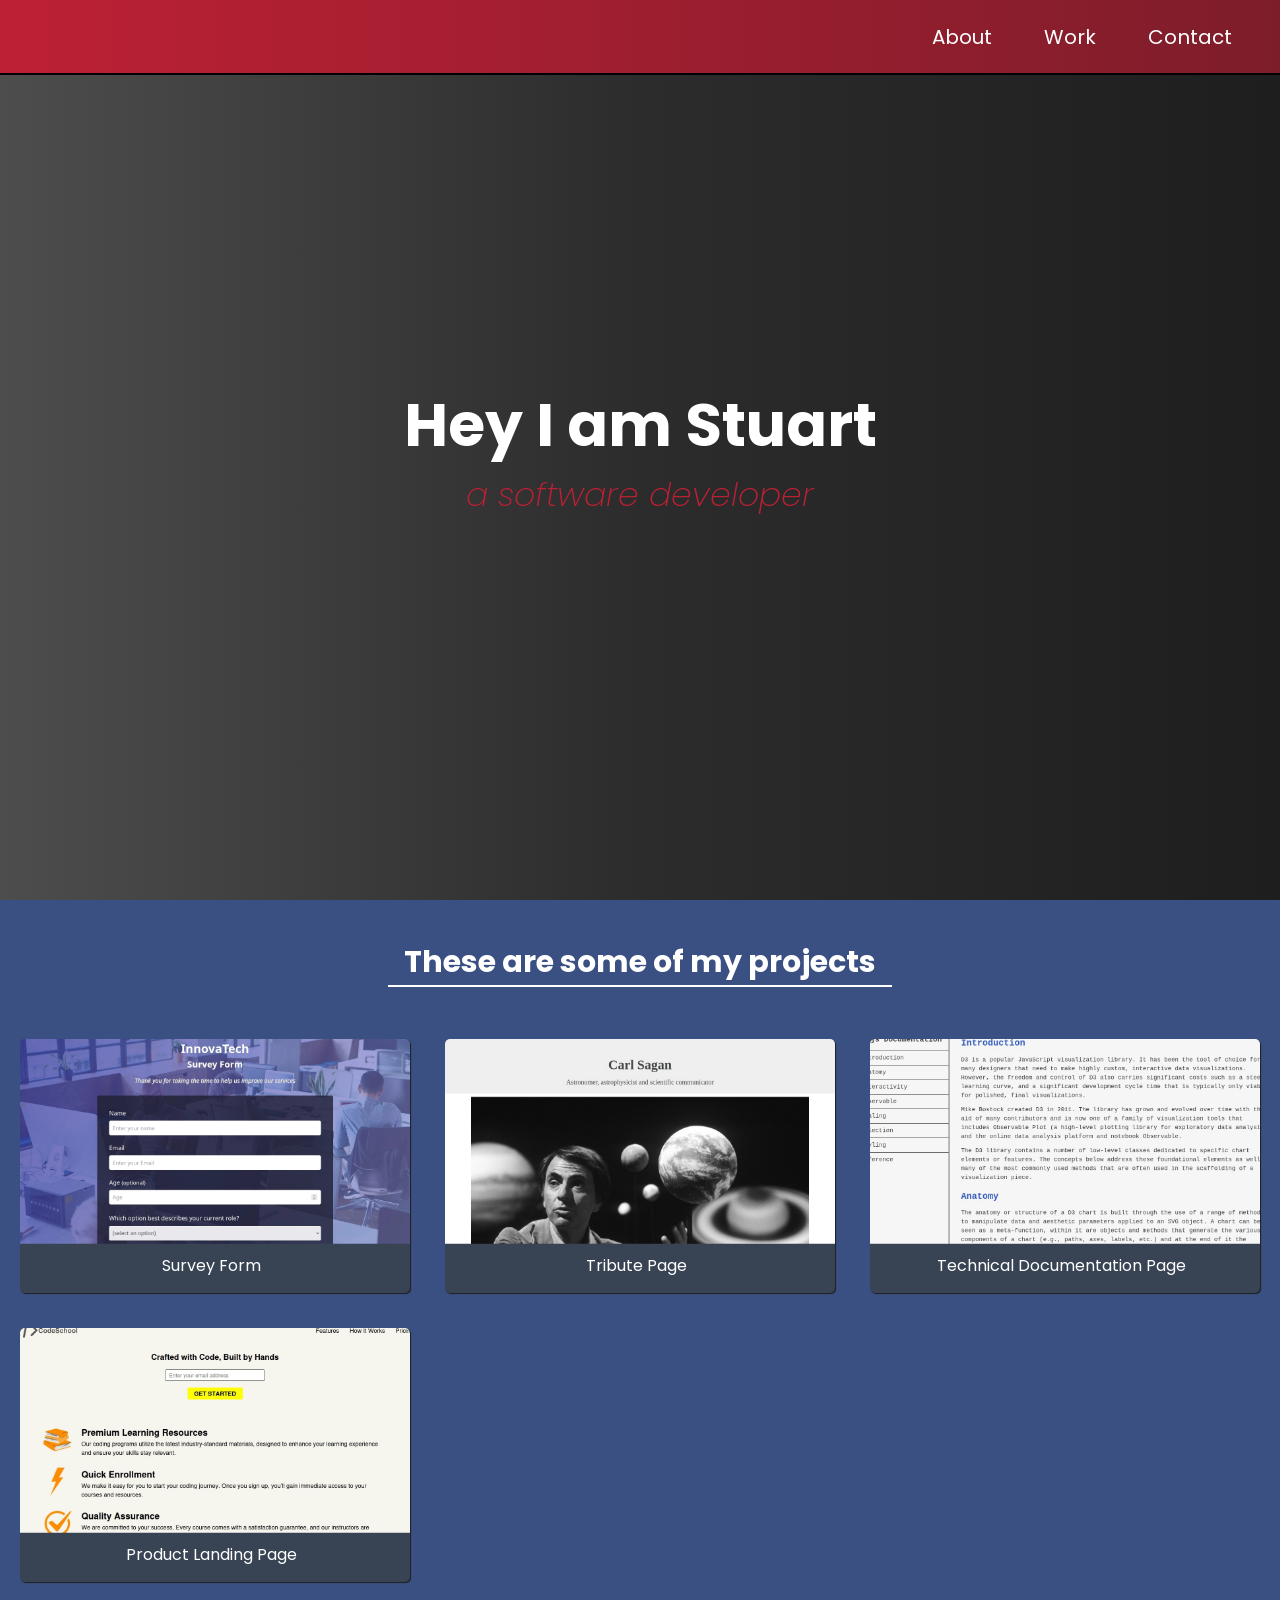
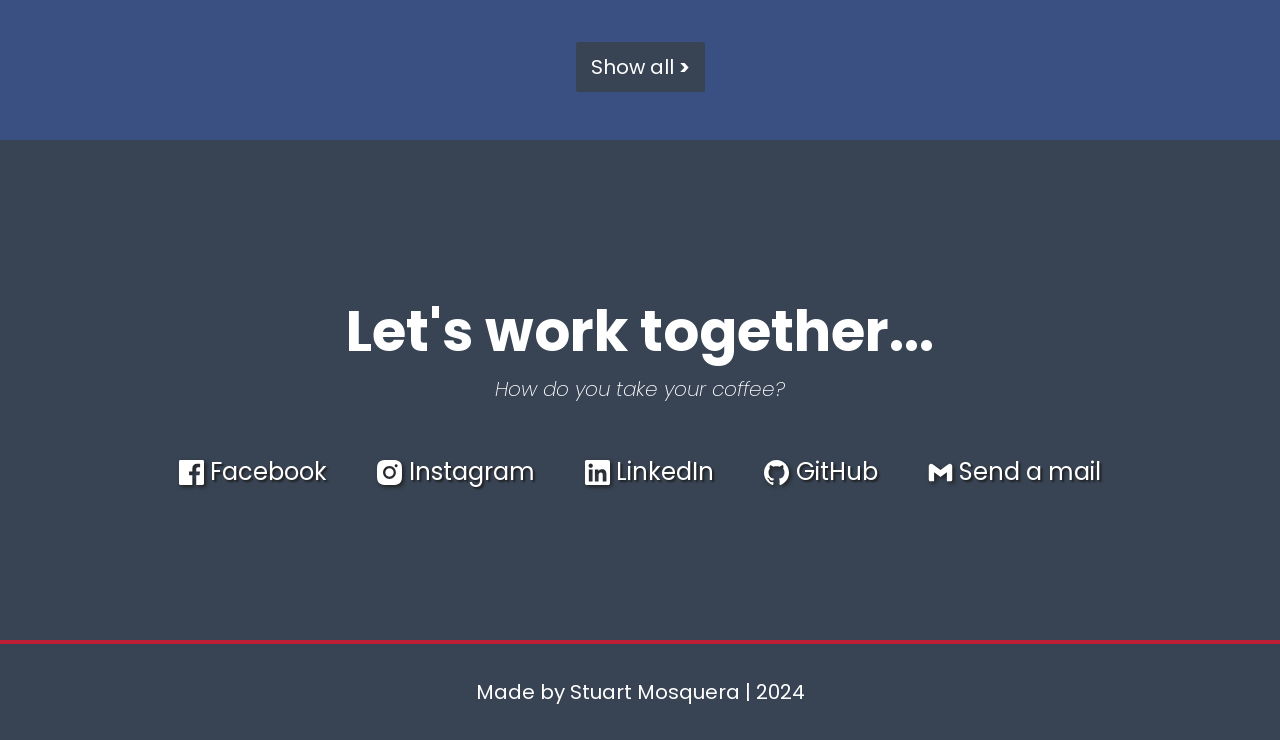
<file: Responsive Web Design/Personal Portfolio Webpage/index.html>
<!DOCTYPE html>
<html lang="en">
<head>
  <meta charset="UTF-8">
  <meta name="viewport" content="width=device-width, initial-scale=1.0">
  <title>Personal Portfolio Webpage</title>
  <link rel="stylesheet" href="./styles.css">
  <link rel="preconnect" href="https://fonts.googleapis.com">
  <link rel="preconnect" href="https://fonts.gstatic.com" crossorigin>
  <link rel="stylesheet" href="https://fonts.googleapis.com/css2?family=Poppins:ital,wght@0,100;0,200;0,300;0,400;0,500;0,600;0,700;0,800;0,900;1,100;1,200;1,300;1,400;1,500;1,600;1,700;1,800;1,900&display=swap">
</head>
<body>
  <!-- Header -->
  <header id="welcome-section">
    <h1>Hey I am Stuart</h1>
    <h2>a software developer</h2>
  </header>
  <!-- Nav -->
  <nav id="navbar">
    <ul>
      <li><a class="nav-link" href="#welcome-section">About</a></li>
      <li><a class="nav-link" href="#projects">Work</a></li>
      <li><a class="nav-link" href="#contact">Contact</a></li>
    </ul>
  </nav>
  <!-- Main -->
  <main>
    <section id="projects">
      <h2>These are some of my projects</h2>
      <article class="project-tile">
        <figure class="project" title="Click Show all to see the code">
          <img src="./Images/survey-form.webp" alt="Survey Form">
          <figcaption><span class="hidden-code">&lt; </span>Survey Form<span class="hidden-code"> /&gt;</span></figcaption>
        </figure>
        <figure class="project" title="Click Show all to see the code">
          <img src="./Images/tribute-page.webp" alt="Tribute Page">
          <figcaption><span class="hidden-code">&lt; </span>Tribute Page<span class="hidden-code"> /&gt;</span></figcaption>
        </figure>
        <figure class="project" title="Click Show all to see the code">
          <img src="./Images/technical-documentation-page.webp" alt="Technical Documentation Page">
          <figcaption><span class="hidden-code">&lt; </span>Technical Documentation Page<span class="hidden-code"> /&gt;</span></figcaption>
        </figure>
        <figure class="project" title="Click Show all to see the code">
          <img src="./Images/product-landing-page.webp" alt="Product Landing Page">
          <figcaption><span class="hidden-code">&lt; </span>Product Landing Page<span class="hidden-code"> /&gt;</span></figcaption>
        </figure>
      </article>
      <a href="https://github.com/StuartMosquera?tab=repositories" target="_blank"><button type="button" class="btn">Show all <span class="hidden-arrow">&gt;</span></button></a>
    </section>
    <section id="contact">
      <div class="description">
        <h2>Let's work together...</h2>
        <p>How do you take your coffee?</p>
      </div>
      <article class="social-media">
        <a id="profile-link" class="logo" href="https://www.facebook.com/stuart.mosquera.1614" target="_blank"><img src="./Images/facebook.svg" alt="Facebook logo"><p>Facebook</p></a>
        <a id="profile-link" class="logo" href="https://www.instagram.com/stuartmosquera18/" target="_blank"><img src="./Images/instagram.svg" alt="Instagram logo"><p>Instagram</p></a>
        <a id="profile-link" class="logo" href="https://linkedin.com/in/stuartmosqueragiménez" target="_blank"><img src="./Images/linkedin.svg" alt="LinkedIn logo"><p>LinkedIn</p></a>
        <a id="profile-link" class="logo" href="https://github.com/StuartMosquera" target="_blank"><img src="./Images/github.svg" alt="GitHub logo"><p>GitHub</p></a>
        <a class="logo" href="mailto:stuartmosquera18@gmail.com"><img src="./Images/mail.svg" alt="Mail logo"><p>Send a mail</p></a>
      </article>
    </section>
  </main>
  <!-- Footer -->
  <footer>
    <p>Made by Stuart Mosquera | 2024</p>
  </footer>
</body>
</html>
<!-- Made by Stuart Mosquera -->
</file>
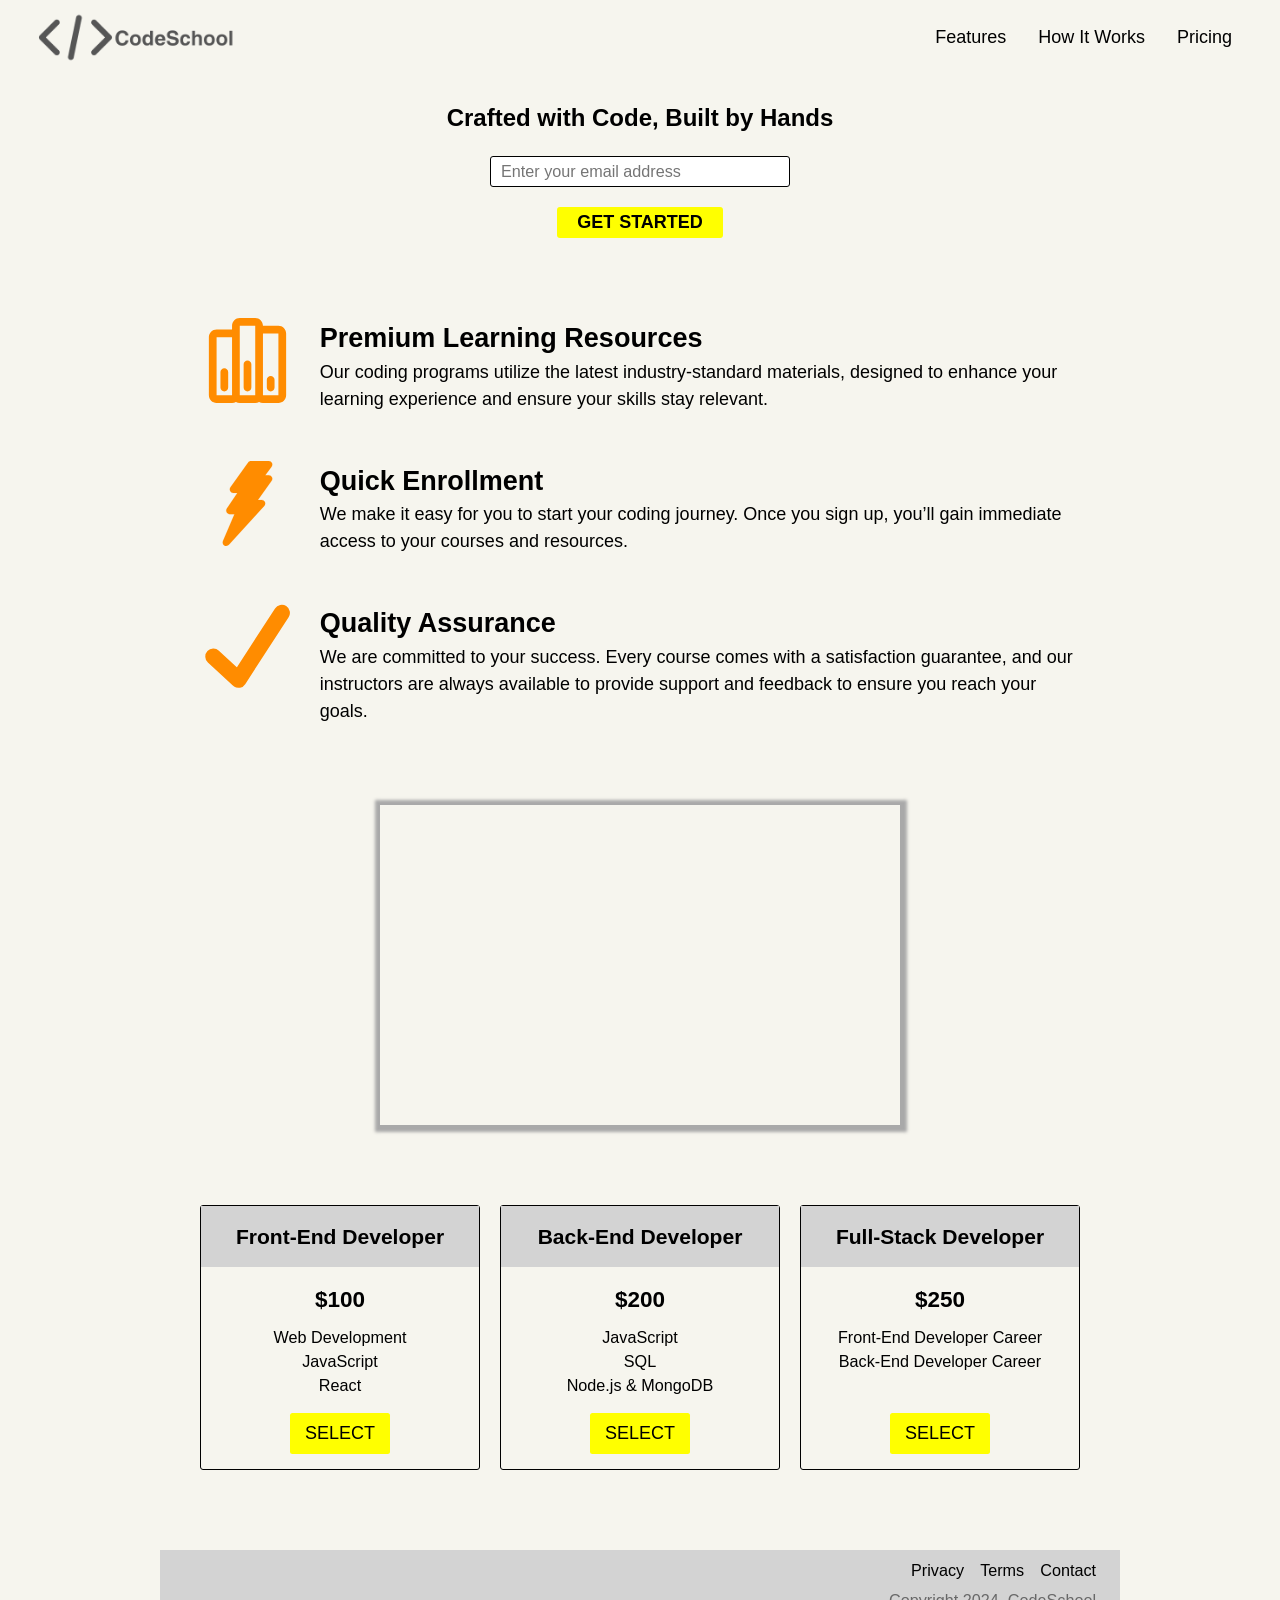
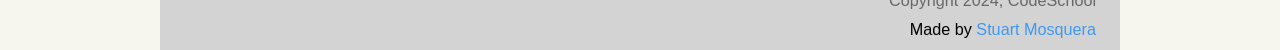
<file: Responsive Web Design/Product Landing Page /index.html>
<!DOCTYPE html>
<html lang="en">
<head>
  <meta charset="UTF-8">
  <meta name="viewport" content="width=device-width, initial-scale=1.0">
  <title>Product Landing Page</title>
  <link rel="stylesheet" href="./styles.css">
</head>
<body>
  <!-- Header -->
  <header id="header">
    <img id="header-img" src="./Images/codeschool-logo.png" alt="CodeSchool logo">
    <nav id="nav-bar">
      <ul>
        <li><a class="nav-link" href="#features">Features</a></li>
        <li><a class="nav-link" href="#how-it-works">How It Works</a></li>
        <li><a class="nav-link" href="#pricing">Pricing</a></li>
      </ul>
    </nav>
  </header>
  <!-- Main -->
  <main>
    <form id="form" action="https://www.freecodecamp.com/email-submit" method="post">
      <fieldset>
        <legend>Crafted with Code, Built by Hands</legend>
        <label><input id="email" class="form-control" name="email" type="email" placeholder="Enter your email address" required></label>
        <input id="submit" type="submit" value="Get Started">
      </fieldset>
    </form>
    <section id="features">
      <article class="feature">
        <img src="./Images/books.svg" alt="Books">
        <div class="description">
          <h2>Premium Learning Resources</h2>
          <p>Our coding programs utilize the latest industry-standard materials, designed to enhance your learning experience and ensure your skills stay relevant.</p>
        </div>
      </article>
      <article class="feature">
        <img src="./Images/lightning-bolt.svg" alt="Lightning Bolt">
        <div class="description">
          <h2>Quick Enrollment</h2>
          <p>We make it easy for you to start your coding journey. Once you sign up, you’ll gain immediate access to your courses and resources.</p>
        </div>
      </article>
      <article class="feature">
        <img src="./Images/check-mark.svg" alt="Check Mark">
        <div class="description">
          <h2>Quality Assurance</h2>
          <p>We are committed to your success. Every course comes with a satisfaction guarantee, and our instructors are always available to provide support and feedback to ensure you reach your goals.</p>
        </div>
      </article>
    </section>
    <section id="how-it-works">
      <iframe id="video" src="https://www.youtube.com/embed/_QmyeFfiZaU" frameborder="0" allowfullscreen></iframe>
    </section>
    <section id="pricing">
      <article class="individual-price">
        <h3>Front-End Developer</h3>
        <h4>$100</h4>
        <ul>
          <li>Web Development</li>
          <li>JavaScript</li>
          <li>React</li>
        </ul>
        <button class="btn">Select</button>
      </article>
      <article class="individual-price">
        <h3>Back-End Developer</h3>
        <h4>$200</h4>
        <ul>
          <li>JavaScript</li>
          <li>SQL</li>
          <li>Node.js & MongoDB</li>
        </ul>
        <button class="btn">Select</button>
      </article>
      <article class="individual-price">
        <h3>Full-Stack Developer</h3>
        <h4>$250</h4>
        <ul>
          <li>Front-End Developer Career</li>
          <li>Back-End Developer Career</li>
          <li class="invisible">(insert data)</li>
        </ul>
        <button class="btn">Select</button>
      </article>
    </section>
  </main>
  <!-- Footer -->
  <footer>
    <ul>
      <li>Privacy</li>
      <li>Terms</li>
      <li>Contact</li>
    </ul>
    <p>Copyright 2024, CodeSchool</p>
    <p>Made by <a class="creator" href="https://github.com/StuartMosquera" target="_blank">Stuart Mosquera</a></p>
  </footer>
</body>
</html>
<!-- Made by Stuart Mosquera -->
</file>
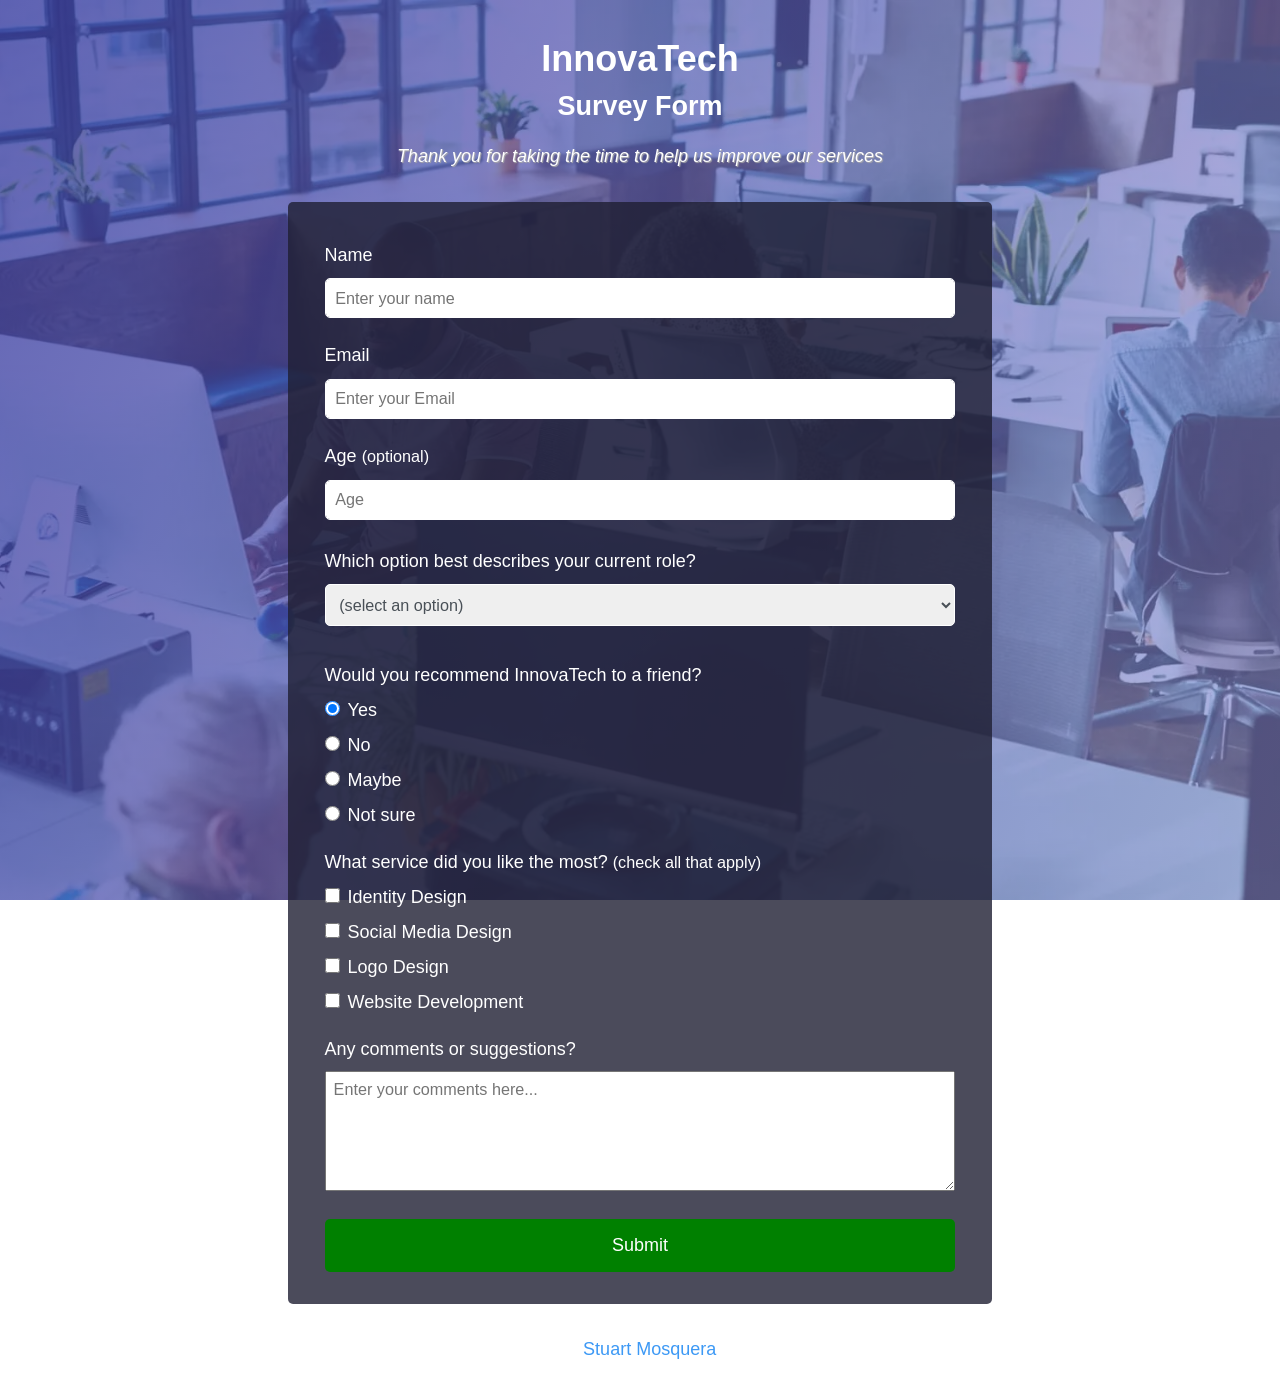
<file: Responsive Web Design/Survey Form/index.html>
<!DOCTYPE html>
<html lang="en">
<head>
  <meta charset="UTF-8">
  <meta name="viewport" content="width=device-width, initial-scale=1.0">
  <title>Survey Form</title>
  <link rel="stylesheet" href="./styles.css">
</head>
<body>
  <!-- Header -->
  <header>
    <h1 id="title">InnovaTech</h1>
    <h2>Survey Form</h2>
    <p id="description">Thank you for taking the time to help us improve our services</p>
  </header>
  <!-- Main -->
  <main>
    <form id="survey-form">
      <fieldset>
        <label id="name-label">Name</label>
        <input type="text" id="name" class="form-control border" placeholder="Enter your name" required>
        <label id="email-label">Email</label>
        <input type="email" id="email" class="form-control border" placeholder="Enter your Email" required>
        <label id="number-label">Age <span class="clue">(optional)</span></label>
        <input type="number" id="number" class="form-control border" min="10" max="99" placeholder="Age">
      </fieldset>
      <fieldset>
        <legend>Which option best describes your current role?</legend>
        <label>
          <select id="dropdown" class="form-control">
            <option disabled selected value="">(select an option)</option>
            <option value="student">Student</option>
            <option value="full-time-job">Full Time Job</option>
            <option value="prefer-not-to-say">Prefer not to say</option>
            <option value="other">Other</option>
          </select>
        </label>
      </fieldset>
      <fieldset>
        <legend>Would you recommend InnovaTech to a friend?</legend>
        <label><input type="radio" class="input-radio" name="selection" value="yes" checked>Yes</label>
        <label><input type="radio" class="input-radio" name="selection" value="no">No</label>
        <label><input type="radio" class="input-radio" name="selection" value="maybe">Maybe</label>
        <label><input type="radio" class="input-radio" name="selection" value="not-sure">Not sure</label>
      </fieldset>
      <fieldset>
        <legend>What service did you like the most? <span class="clue">(check all that apply)</span></legend>
        <label><input type="checkbox" class="input-checkbox" value="identity-design">Identity Design</label>
        <label><input type="checkbox" class="input-checkbox" value="social-media-design">Social Media Design</label>
        <label><input type="checkbox" class="input-checkbox" value="logo-design">Logo Design</label>
        <label><input type="checkbox" class="input-checkbox" value="website-development">Website Development</label>
      </fieldset> 
      <fieldset>
        <legend>Any comments or suggestions?</legend>
        <label><textarea class="textarea" placeholder="Enter your comments here..."></textarea></label>
      </fieldset>
      <button type="submit" id="submit">Submit</button>
    </form>
  </main> 
  <!-- Footer -->
  <footer>
    <p>Made by <a class="creator" href="https://github.com/StuartMosquera" target="_blank">Stuart Mosquera</a> | 2024</p>
  </footer> 
</body>
</html>
<!-- Made by Stuart Mosquera -->
</file>
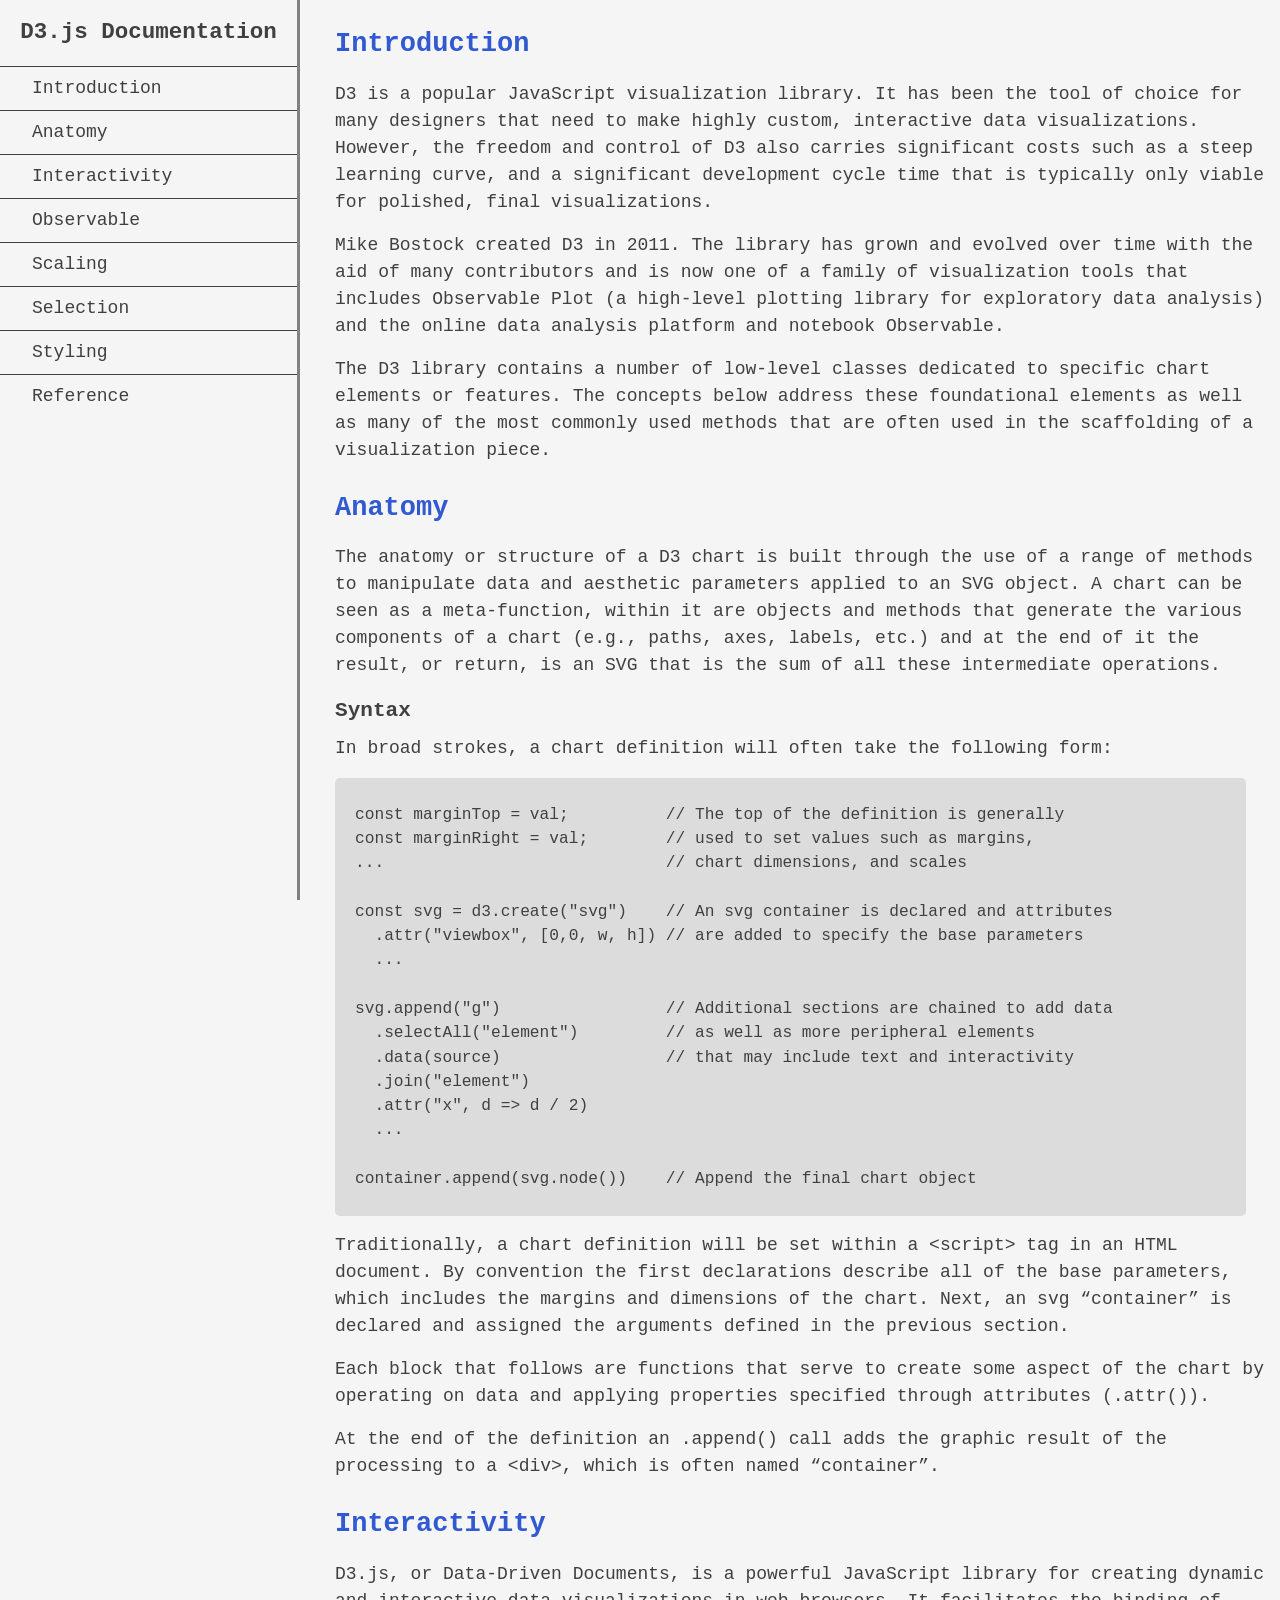
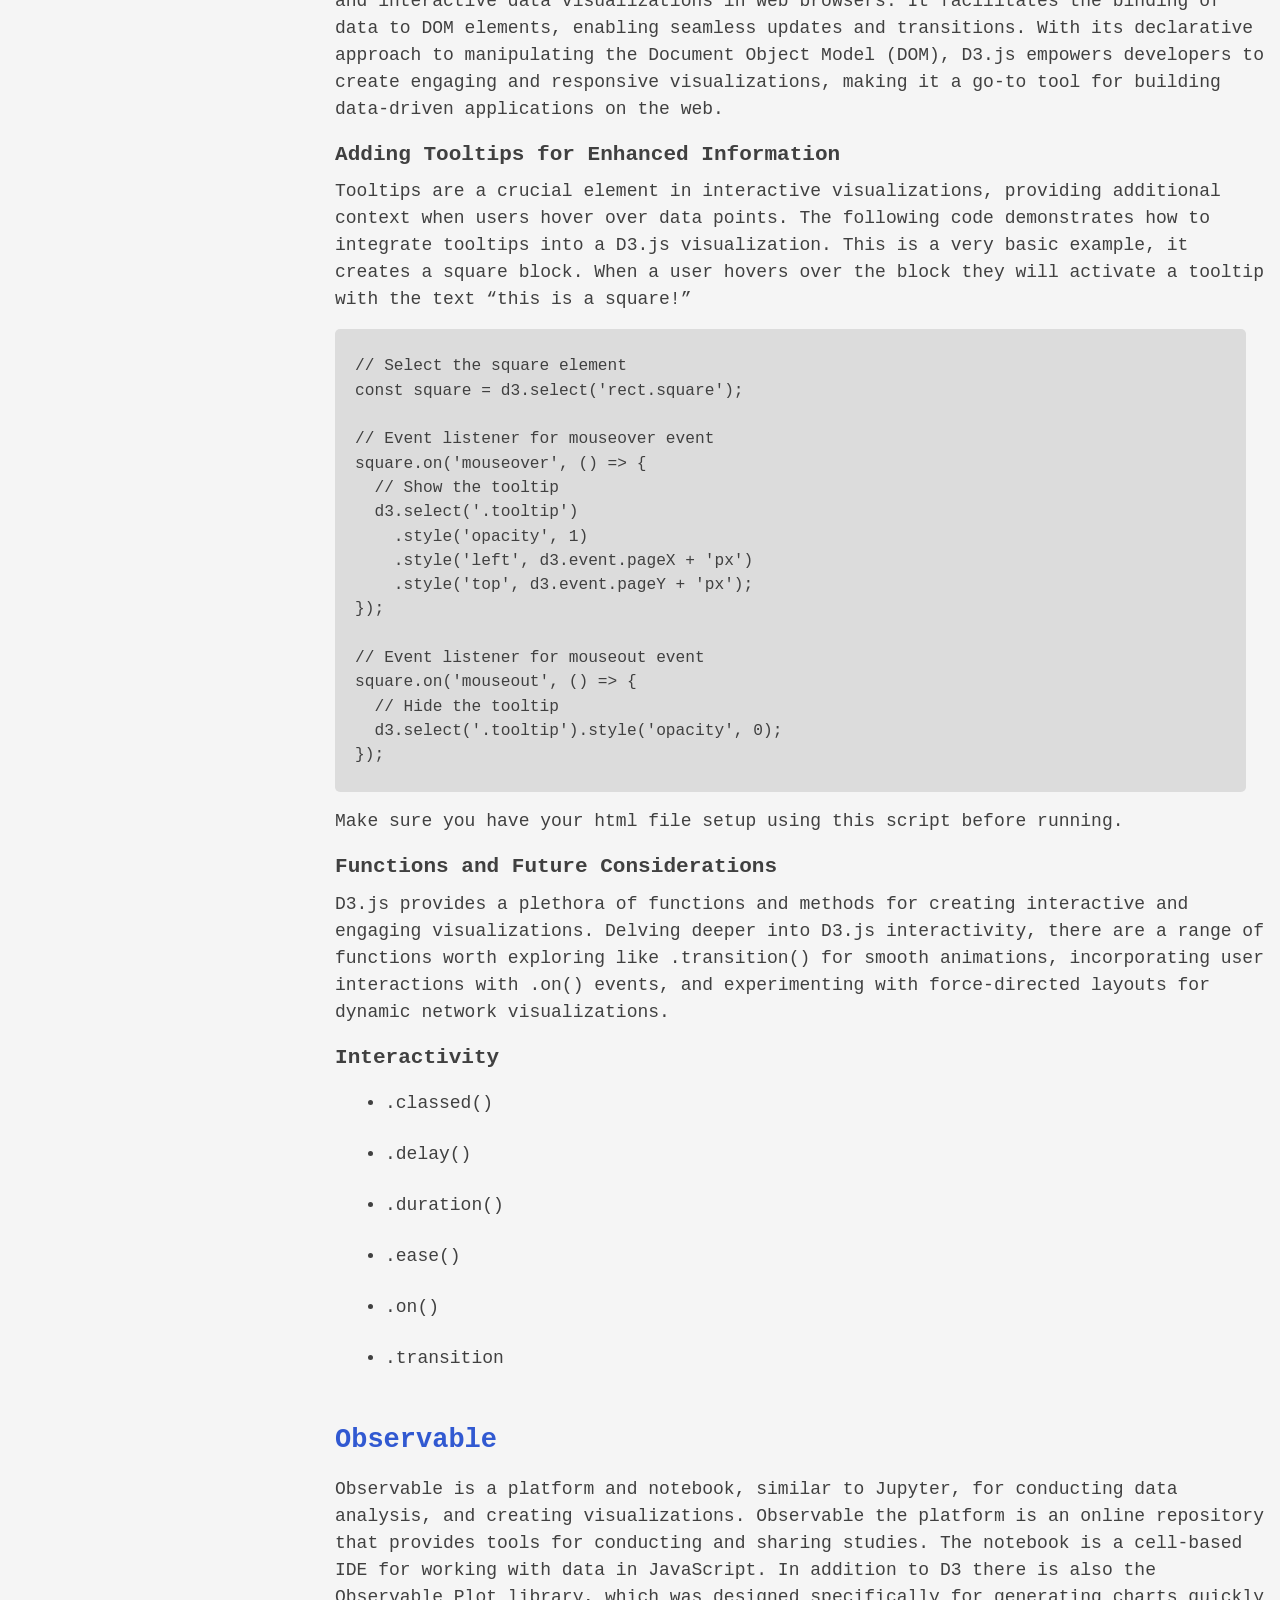
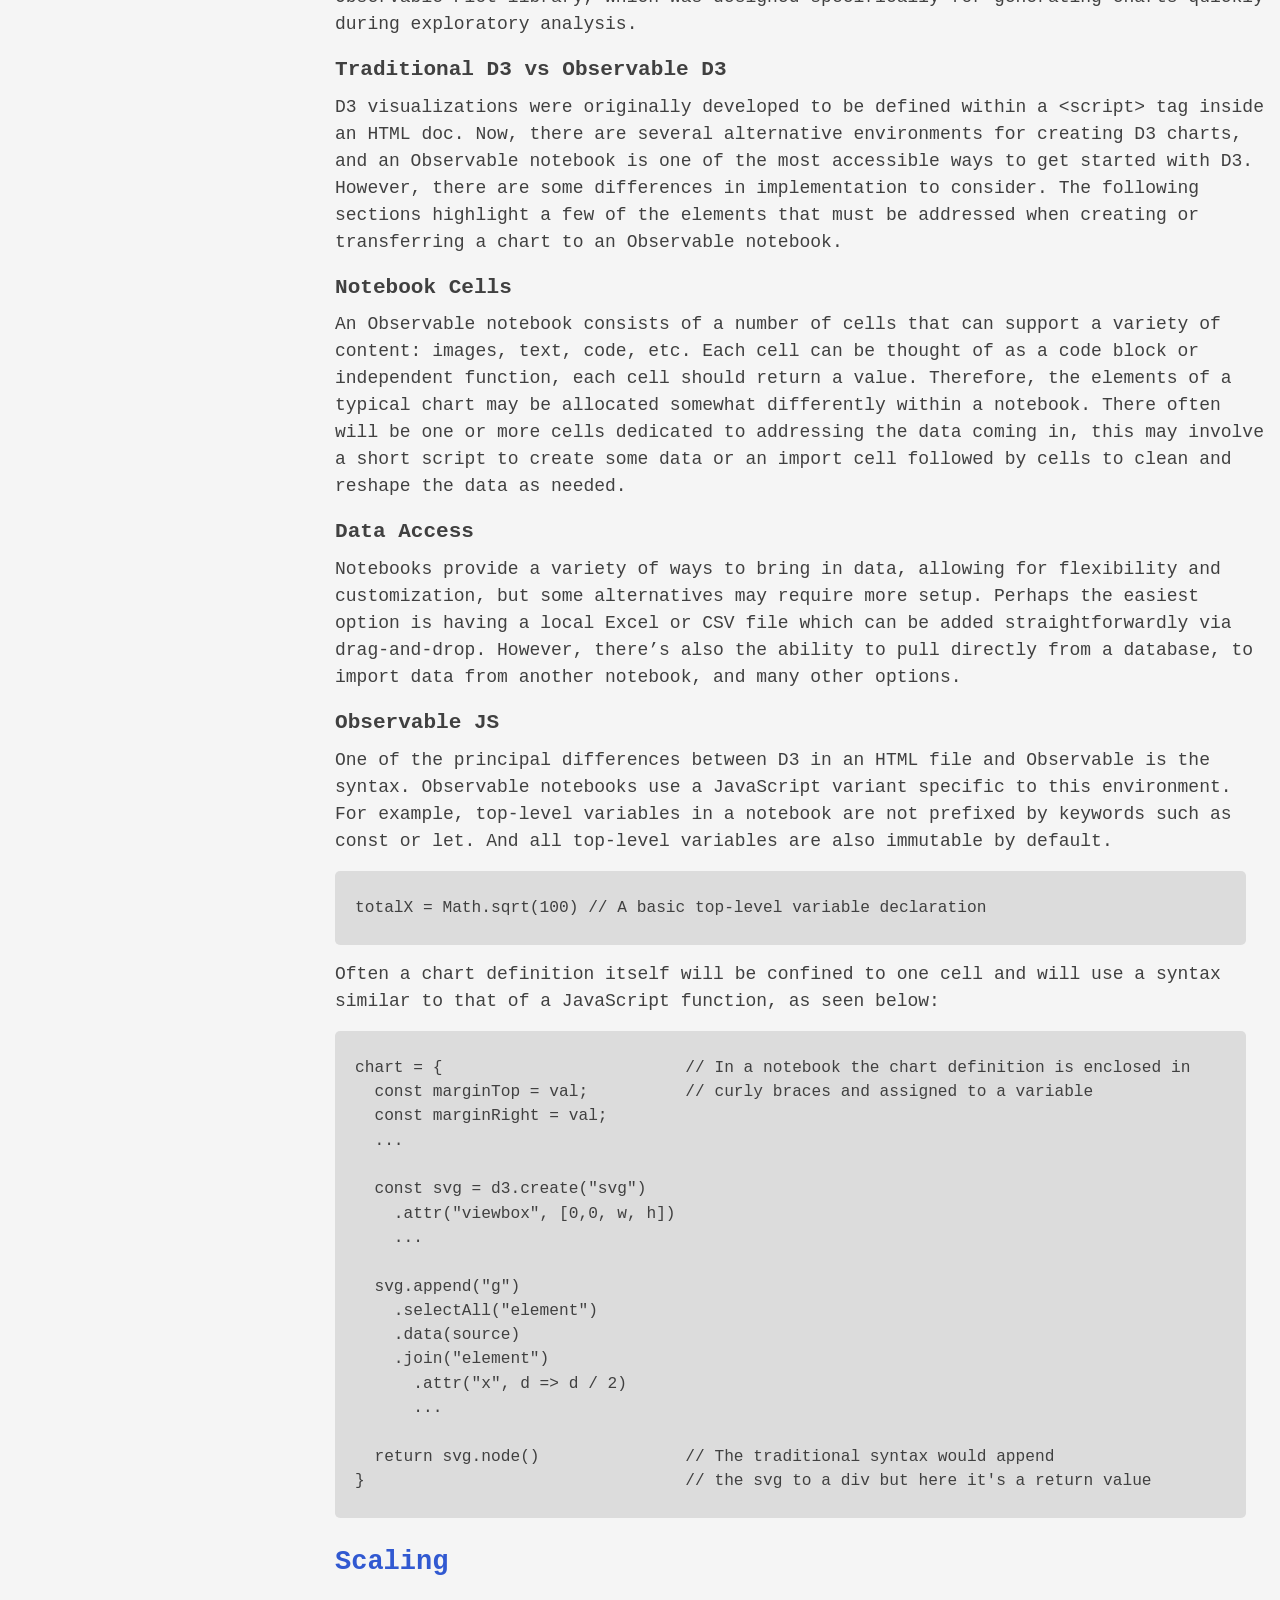
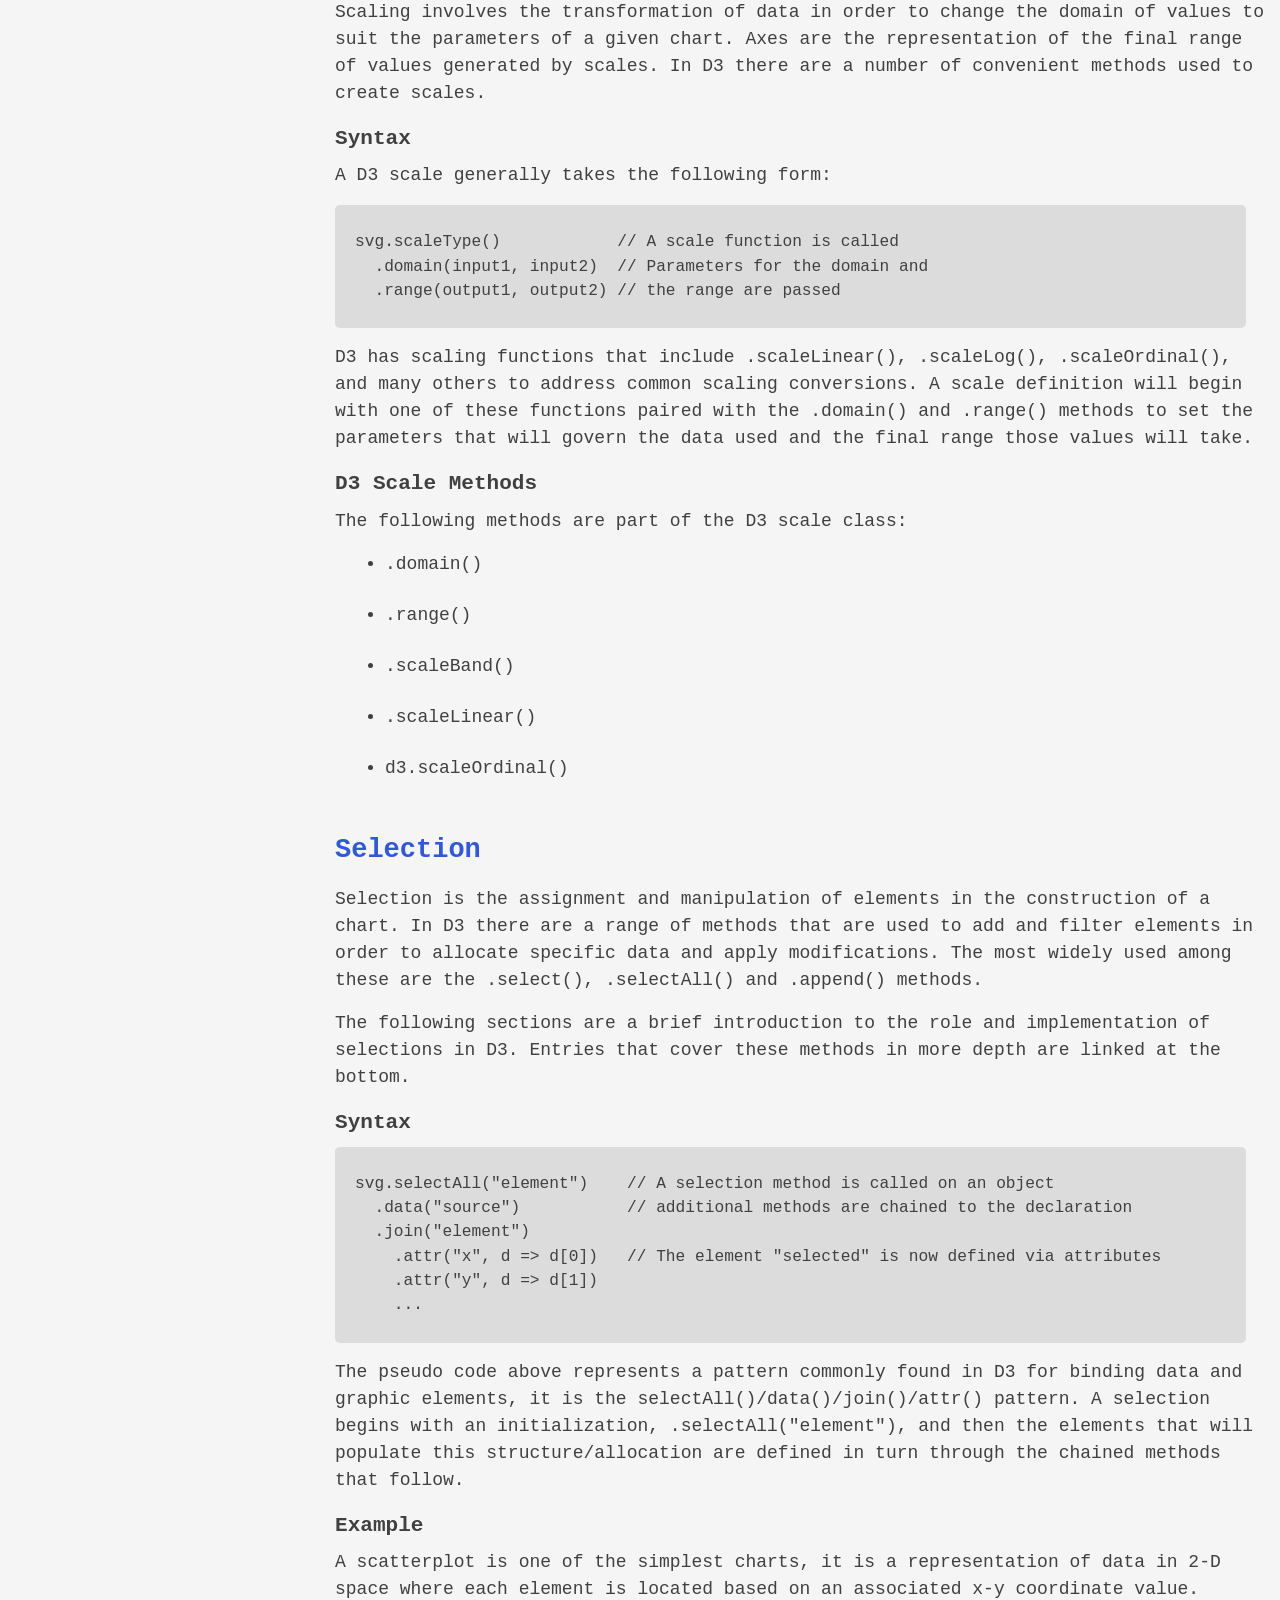
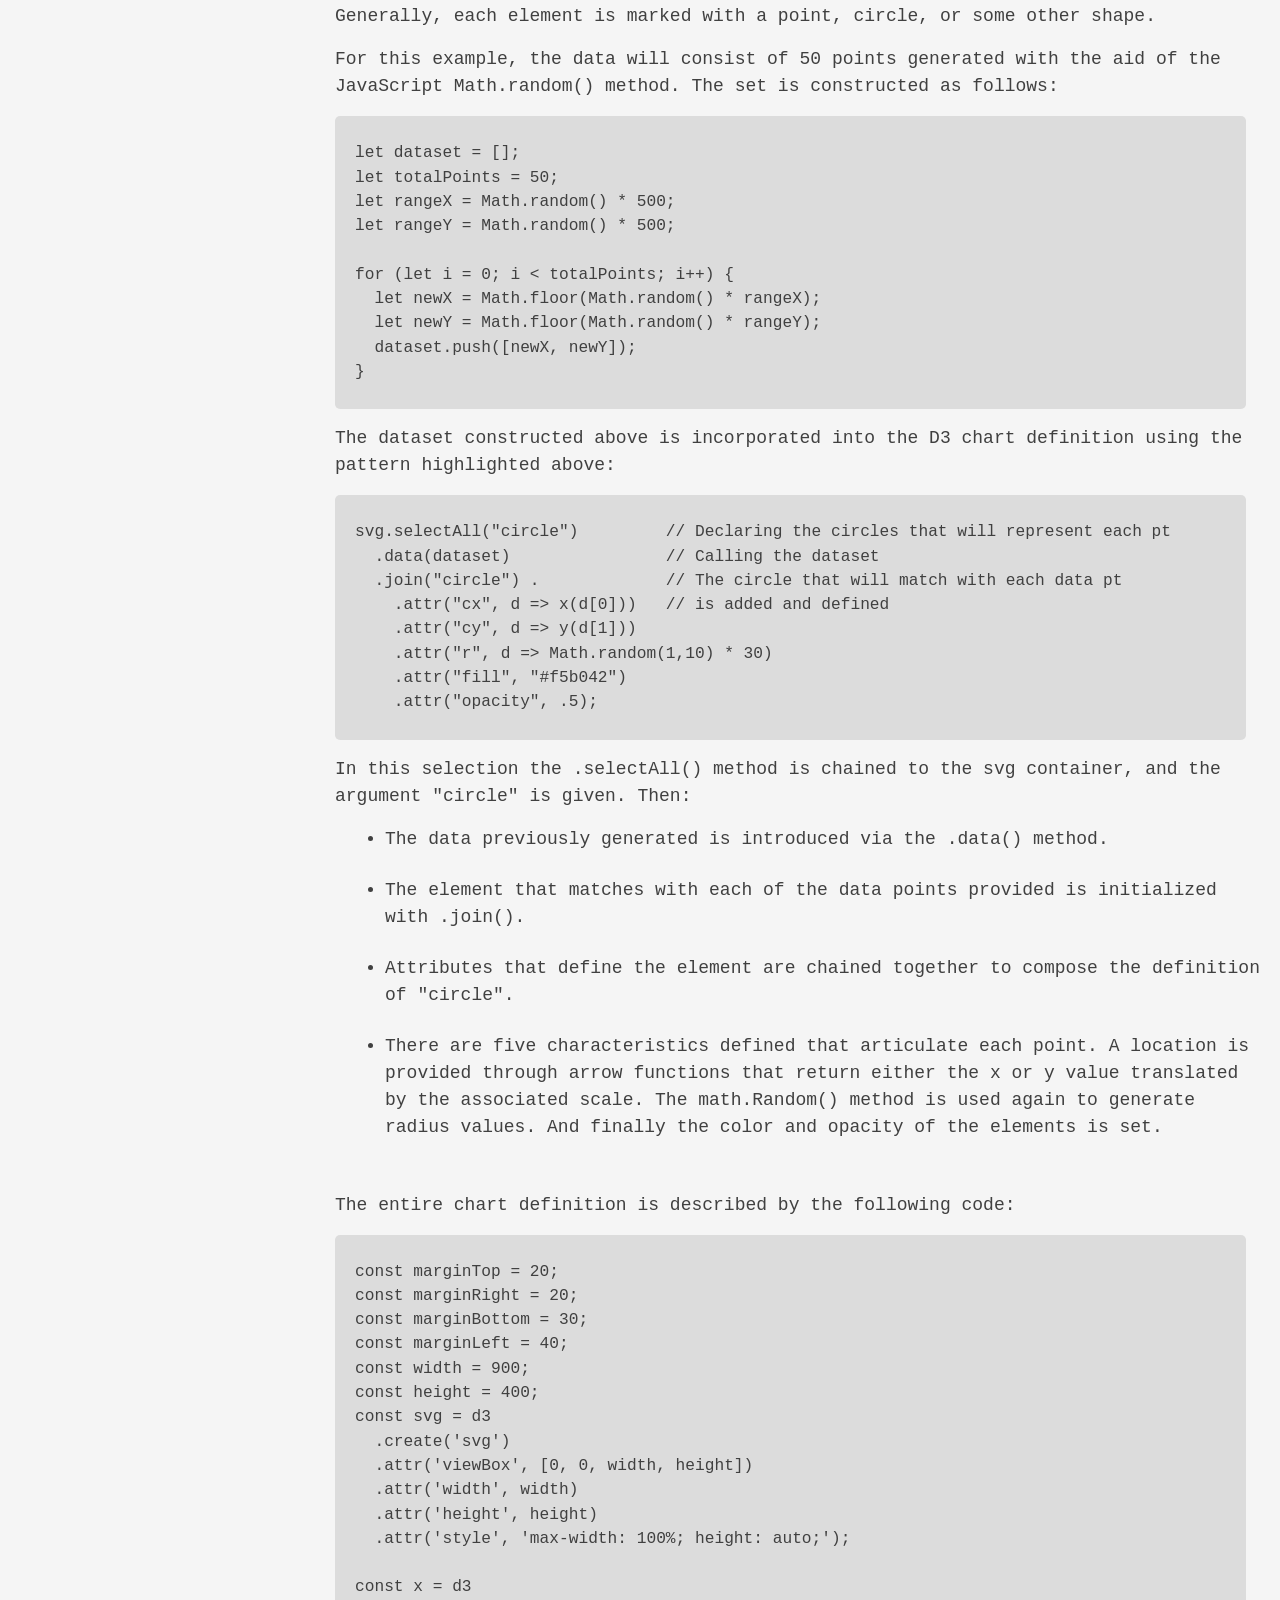
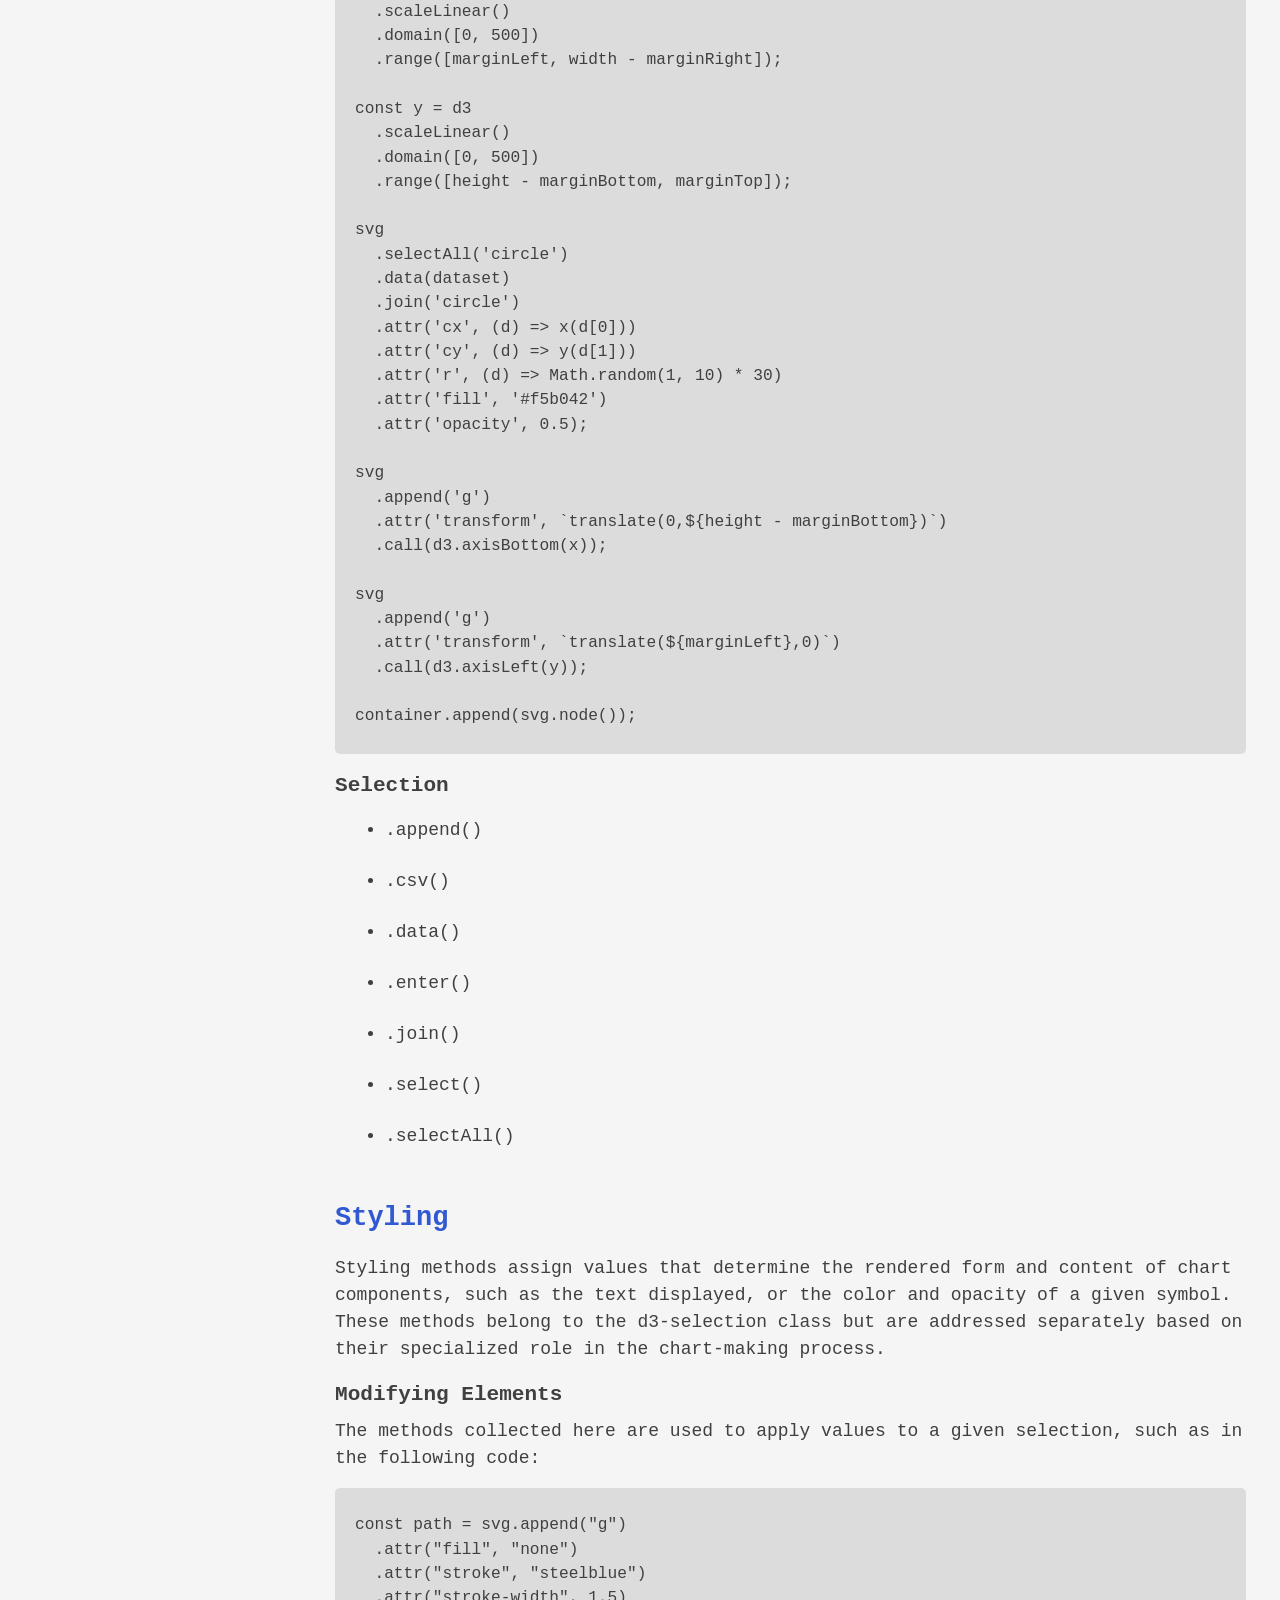
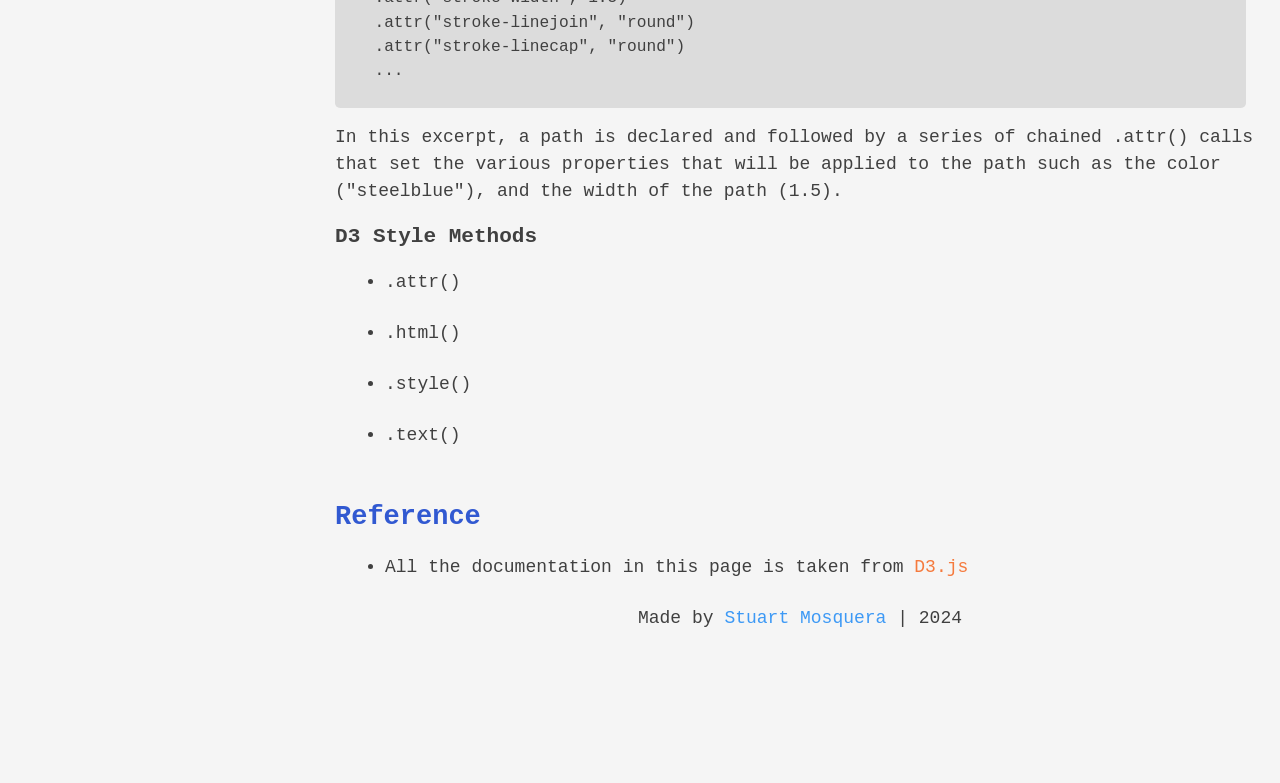
<file: Responsive Web Design/Technical Documentation Page/index.html>
<!DOCTYPE html>
<html lang="en">
<head>
  <meta charset="UTF-8">
  <meta name="viewport" content="width=device-width, initial-scale=1.0">
  <title>Technical Documentation Page</title>
  <link rel="stylesheet" href="./styles.css">
</head>
<body>
  <!-- Nav -->
  <nav id="navbar">
    <header>
      <h1>D3.js Documentation</h1>
    </header>
    <ul class="nav-ul">
      <li><a class="nav-link" href="#introduction">Introduction</a></li>
      <li><a class="nav-link" href="#anatomy">Anatomy</a></li>
      <li><a class="nav-link" href="#interactivity">Interactivity</a></li>
      <li><a class="nav-link" href="#observable">Observable</a></li>
      <li><a class="nav-link" href="#scaling">Scaling</a></li>
      <li><a class="nav-link" href="#selection">Selection</a></li>
      <li><a class="nav-link" href="#styling">Styling</a></li>
      <li><a class="nav-link" href="#reference">Reference</a></li>
    </ul>
  </nav>
  <!-- Main -->
  <main id="main-doc">
    <section class="main-section" id="introduction">
      <header>
        <h2>Introduction</h2>
      </header>
      <article>
        <p>D3 is a popular JavaScript visualization library. It has been the tool of choice for many designers that need to make highly custom, interactive data visualizations. However, the freedom and control of D3 also carries significant costs such as a steep learning curve, and a significant development cycle time that is typically only viable for polished, final visualizations.</p>
        <p>Mike Bostock created D3 in 2011. The library has grown and evolved over time with the aid of many contributors and is now one of a family of visualization tools that includes Observable Plot (a high-level plotting library for exploratory data analysis) and the online data analysis platform and notebook Observable.</p>
        <p>The D3 library contains a number of low-level classes dedicated to specific chart elements or features. The concepts below address these foundational elements as well as many of the most commonly used methods that are often used in the scaffolding of a visualization piece.</p>
      </article>
    </section>
    <section class="main-section" id="anatomy">
      <header>
        <h2>Anatomy</h2>
      </header>
      <article>
        <p>The anatomy or structure of a D3 chart is built through the use of a range of methods to manipulate data and aesthetic parameters applied to an SVG object. A chart can be seen as a meta-function, within it are objects and methods that generate the various components of a chart (e.g., paths, axes, labels, etc.) and at the end of it the result, or return, is an SVG that is the sum of all these intermediate operations.</p>
        <h3>Syntax</h3>
        <p>In broad strokes, a chart definition will often take the following form:</p>
        <pre><code>const marginTop = val;          // The top of the definition is generally
const marginRight = val;        // used to set values such as margins,
...                             // chart dimensions, and scales

const svg = d3.create("svg")    // An svg container is declared and attributes
  .attr("viewbox", [0,0, w, h]) // are added to specify the base parameters
  ...

svg.append("g")                 // Additional sections are chained to add data
  .selectAll("element")         // as well as more peripheral elements
  .data(source)                 // that may include text and interactivity
  .join("element")
  .attr("x", d => d / 2)
  ...

container.append(svg.node())    // Append the final chart object</code></pre>
        <p>Traditionally, a chart definition will be set within a &lt;script&gt; tag in an HTML document. By convention the first declarations describe all of the base parameters, which includes the margins and dimensions of the chart. Next, an svg “container” is declared and assigned the arguments defined in the previous section.</p>
        <p>Each block that follows are functions that serve to create some aspect of the chart by operating on data and applying properties specified through attributes (.attr()).</p>
        <p>At the end of the definition an .append() call adds the graphic result of the processing to a &lt;div&gt;, which is often named “container”.</p>
     </article>
    </section>
    <section class="main-section" id="interactivity">
      <header>
        <h2>Interactivity</h2>
      </header>
      <article>
        <p>D3.js, or Data-Driven Documents, is a powerful JavaScript library for creating dynamic and interactive data visualizations in web browsers. It facilitates the binding of data to DOM elements, enabling seamless updates and transitions. With its declarative approach to manipulating the Document Object Model (DOM), D3.js empowers developers to create engaging and responsive visualizations, making it a go-to tool for building data-driven applications on the web.</p>
        <h3>Adding Tooltips for Enhanced Information</h3>
        <p>Tooltips are a crucial element in interactive visualizations, providing additional context when users hover over data points. The following code demonstrates how to integrate tooltips into a D3.js visualization. This is a very basic example, it creates a square block. When a user hovers over the block they will activate a tooltip with the text “this is a square!”</p>
        <pre><code>// Select the square element
const square = d3.select('rect.square');

// Event listener for mouseover event
square.on('mouseover', () => {
  // Show the tooltip
  d3.select('.tooltip')
    .style('opacity', 1)
    .style('left', d3.event.pageX + 'px')
    .style('top', d3.event.pageY + 'px');
});

// Event listener for mouseout event
square.on('mouseout', () => {
  // Hide the tooltip
  d3.select('.tooltip').style('opacity', 0);
});</code></pre>
        <p>Make sure you have your html file setup using this script before running.</p>
        <h3>Functions and Future Considerations</h3>
        <p>D3.js provides a plethora of functions and methods for creating interactive and engaging visualizations. Delving deeper into D3.js interactivity, there are a range of functions worth exploring like .transition() for smooth animations, incorporating user interactions with .on() events, and experimenting with force-directed layouts for dynamic network visualizations.</p>
        <h3>Interactivity</h3>
        <ul>
          <li>.classed()</li>
          <li>.delay()</li>
          <li>.duration()</li>
          <li>.ease()</li>
          <li>.on()</li>
          <li>.transition</li>
        </ul>
      </article>
    </section>
    <section class="main-section" id="observable">
      <header>
        <h2>Observable</h2>
      </header>
      <article>
        <p>Observable is a platform and notebook, similar to Jupyter, for conducting data analysis, and creating visualizations. Observable the platform is an online repository that provides tools for conducting and sharing studies. The notebook is a cell-based IDE for working with data in JavaScript. In addition to D3 there is also the Observable Plot library, which was designed specifically for generating charts quickly during exploratory analysis.</p>
        <h3>Traditional D3 vs Observable D3</h3>
        <p>D3 visualizations were originally developed to be defined within a &lt;script&gt; tag inside an HTML doc. Now, there are several alternative environments for creating D3 charts, and an Observable notebook is one of the most accessible ways to get started with D3. However, there are some differences in implementation to consider. The following sections highlight a few of the elements that must be addressed when creating or transferring a chart to an Observable notebook.</p>
        <h3>Notebook Cells</h3>
        <p>An Observable notebook consists of a number of cells that can support a variety of content: images, text, code, etc. Each cell can be thought of as a code block or independent function, each cell should return a value. Therefore, the elements of a typical chart may be allocated somewhat differently within a notebook. There often will be one or more cells dedicated to addressing the data coming in, this may involve a short script to create some data or an import cell followed by cells to clean and reshape the data as needed.</p>
        <h3>Data Access</h3>
        <p>Notebooks provide a variety of ways to bring in data, allowing for flexibility and customization, but some alternatives may require more setup. Perhaps the easiest option is having a local Excel or CSV file which can be added straightforwardly via drag-and-drop. However, there’s also the ability to pull directly from a database, to import data from another notebook, and many other options.</p>
        <h3>Observable JS</h3>
        <p>One of the principal differences between D3 in an HTML file and Observable is the syntax. Observable notebooks use a JavaScript variant specific to this environment. For example, top-level variables in a notebook are not prefixed by keywords such as const or let. And all top-level variables are also immutable by default.</p>
        <pre><code>totalX = Math.sqrt(100) // A basic top-level variable declaration</code></pre>
        <p>Often a chart definition itself will be confined to one cell and will use a syntax similar to that of a JavaScript function, as seen below:</p>
        <pre><code>chart = {                         // In a notebook the chart definition is enclosed in
  const marginTop = val;          // curly braces and assigned to a variable
  const marginRight = val;
  ...

  const svg = d3.create("svg")
    .attr("viewbox", [0,0, w, h]) 
    ...
            
  svg.append("g")
    .selectAll("element")
    .data(source)
    .join("element")
      .attr("x", d => d / 2)
      ...
            
  return svg.node()               // The traditional syntax would append
}                                 // the svg to a div but here it's a return value</code></pre>
      </article>
    </section>
    <section class="main-section" id="scaling">
      <header>
        <h2>Scaling</h2>
      </header>
      <article>
        <p>Scaling involves the transformation of data in order to change the domain of values to suit the parameters of a given chart. Axes are the representation of the final range of values generated by scales. In D3 there are a number of convenient methods used to create scales.</p>
        <h3>Syntax</h3>
        <p>A D3 scale generally takes the following form:</p>
        <pre><code>svg.scaleType()            // A scale function is called 
  .domain(input1, input2)  // Parameters for the domain and
  .range(output1, output2) // the range are passed</code></pre>
        <p>D3 has scaling functions that include .scaleLinear(), .scaleLog(), .scaleOrdinal(), and many others to address common scaling conversions. A scale definition will begin with one of these functions paired with the .domain() and .range() methods to set the parameters that will govern the data used and the final range those values will take.</p>
        <h3>D3 Scale Methods</h3>
        <p>The following methods are part of the D3 scale class:</p>
        <ul>
          <li>.domain()</li>
          <li>.range()</li>
          <li>.scaleBand()</li>
          <li>.scaleLinear()</li>
          <li>d3.scaleOrdinal()</li>
        </ul>
      </article>
    </section>
    <section class="main-section" id="selection">
      <header>
        <h2>Selection</h2>
      </header>
      <article>
        <p>Selection is the assignment and manipulation of elements in the construction of a chart. In D3 there are a range of methods that are used to add and filter elements in order to allocate specific data and apply modifications. The most widely used among these are the .select(), .selectAll() and .append() methods.</p>
        <p>The following sections are a brief introduction to the role and implementation of selections in D3. Entries that cover these methods in more depth are linked at the bottom.</p>
        <h3>Syntax</h3>
        <pre><code>svg.selectAll("element")    // A selection method is called on an object
  .data("source")           // additional methods are chained to the declaration
  .join("element")
    .attr("x", d => d[0])   // The element "selected" is now defined via attributes 
    .attr("y", d => d[1])
    ...</code></pre>
        <p>The pseudo code above represents a pattern commonly found in D3 for binding data and graphic elements, it is the selectAll()/data()/join()/attr() pattern. A selection begins with an initialization, .selectAll("element"), and then the elements that will populate this structure/allocation are defined in turn through the chained methods that follow.</p>
        <h3>Example</h3>
        <p>A scatterplot is one of the simplest charts, it is a representation of data in 2-D space where each element is located based on an associated x-y coordinate value. Generally, each element is marked with a point, circle, or some other shape.</p>
        <p>For this example, the data will consist of 50 points generated with the aid of the JavaScript Math.random() method. The set is constructed as follows:</p>
        <pre><code>let dataset = []; 
let totalPoints = 50;
let rangeX = Math.random() * 500;
let rangeY = Math.random() * 500;

for (let i = 0; i &lt; totalPoints; i++) {
  let newX = Math.floor(Math.random() * rangeX);
  let newY = Math.floor(Math.random() * rangeY);
  dataset.push([newX, newY]);
}</code></pre>
        <p>The dataset constructed above is incorporated into the D3 chart definition using the pattern highlighted above:</p>
        <pre><code>svg.selectAll("circle")         // Declaring the circles that will represent each pt
  .data(dataset)                // Calling the dataset
  .join("circle") .             // The circle that will match with each data pt
    .attr("cx", d => x(d[0]))   // is added and defined
    .attr("cy", d => y(d[1]))
    .attr("r", d => Math.random(1,10) * 30)
    .attr("fill", "#f5b042")
    .attr("opacity", .5);</code></pre>
        <p>In this selection the .selectAll() method is chained to the svg container, and the argument "circle" is given. Then:</p>
        <ul>
          <li>The data previously generated is introduced via the .data() method.</li>
          <li>The element that matches with each of the data points provided is initialized with .join().</li>
          <li>Attributes that define the element are chained together to compose the definition of "circle".</li>
          <li>There are five characteristics defined that articulate each point. A location is provided through arrow functions that return either the x or y value translated by the associated scale. The math.Random() method is used again to generate radius values. And finally the color and opacity of the elements is set.</li>
        </ul><br>
        <p>The entire chart definition is described by the following code:</p>
        <pre><code>const marginTop = 20;
const marginRight = 20;
const marginBottom = 30;
const marginLeft = 40;
const width = 900;
const height = 400;
const svg = d3
  .create('svg')
  .attr('viewBox', [0, 0, width, height])
  .attr('width', width)
  .attr('height', height)
  .attr('style', 'max-width: 100%; height: auto;');
          
const x = d3
  .scaleLinear()
  .domain([0, 500])
  .range([marginLeft, width - marginRight]);

const y = d3
  .scaleLinear()
  .domain([0, 500])
  .range([height - marginBottom, marginTop]);
          
svg
  .selectAll('circle')
  .data(dataset)
  .join('circle')
  .attr('cx', (d) => x(d[0]))
  .attr('cy', (d) => y(d[1]))
  .attr('r', (d) => Math.random(1, 10) * 30)
  .attr('fill', '#f5b042')
  .attr('opacity', 0.5);
          
svg
  .append('g')
  .attr('transform', `translate(0,${height - marginBottom})`)
  .call(d3.axisBottom(x));
          
svg
  .append('g')
  .attr('transform', `translate(${marginLeft},0)`)
  .call(d3.axisLeft(y));
          
container.append(svg.node());</code></pre>
        <h3>Selection</h3>
        <ul>
          <li>.append()</li>
          <li>.csv()</li>
          <li>.data()</li>
          <li>.enter()</li>
          <li>.join()</li>
          <li>.select()</li>
          <li>.selectAll()</li>
        </ul>
      </article>
    </section>
    <section class="main-section" id="styling">
      <header>
        <h2>Styling</h2>
      </header>
      <article>
        <p>Styling methods assign values that determine the rendered form and content of chart components, such as the text displayed, or the color and opacity of a given symbol. These methods belong to the d3-selection class but are addressed separately based on their specialized role in the chart-making process.</p>
        <h3>Modifying Elements</h3>
        <p>The methods collected here are used to apply values to a given selection, such as in the following code:</p>
        <pre><code>const path = svg.append("g")
  .attr("fill", "none")
  .attr("stroke", "steelblue")
  .attr("stroke-width", 1.5)
  .attr("stroke-linejoin", "round")
  .attr("stroke-linecap", "round")
  ...</code></pre>
        <p>In this excerpt, a path is declared and followed by a series of chained .attr() calls that set the various properties that will be applied to the path such as the color ("steelblue"), and the width of the path (1.5).</p>
        <h3>D3 Style Methods</h3>
        <ul>
          <li>.attr()</li>
          <li>.html()</li>
          <li>.style()</li>
          <li>.text()</li>
        </ul>
      </article>
    </section>
    <section class="main-section" id="reference">
      <header>
        <h2>Reference</h2>
      </header>
      <article>
        <ul>
          <li class="last-li">All the documentation in this page is taken from <a class="reference" href="https://d3js.org/what-is-d3" target="_blank">D3.js</a></li>
        </ul>
      </article>
    </section>
    <footer>
      <p>Made by <a class="creator" href="https://github.com/StuartMosquera" target="_blank">Stuart Mosquera</a> | 2024</p>
    </footer>
  </main>
</body>
</html>
<!-- Made by Stuart Mosquera -->
</file>
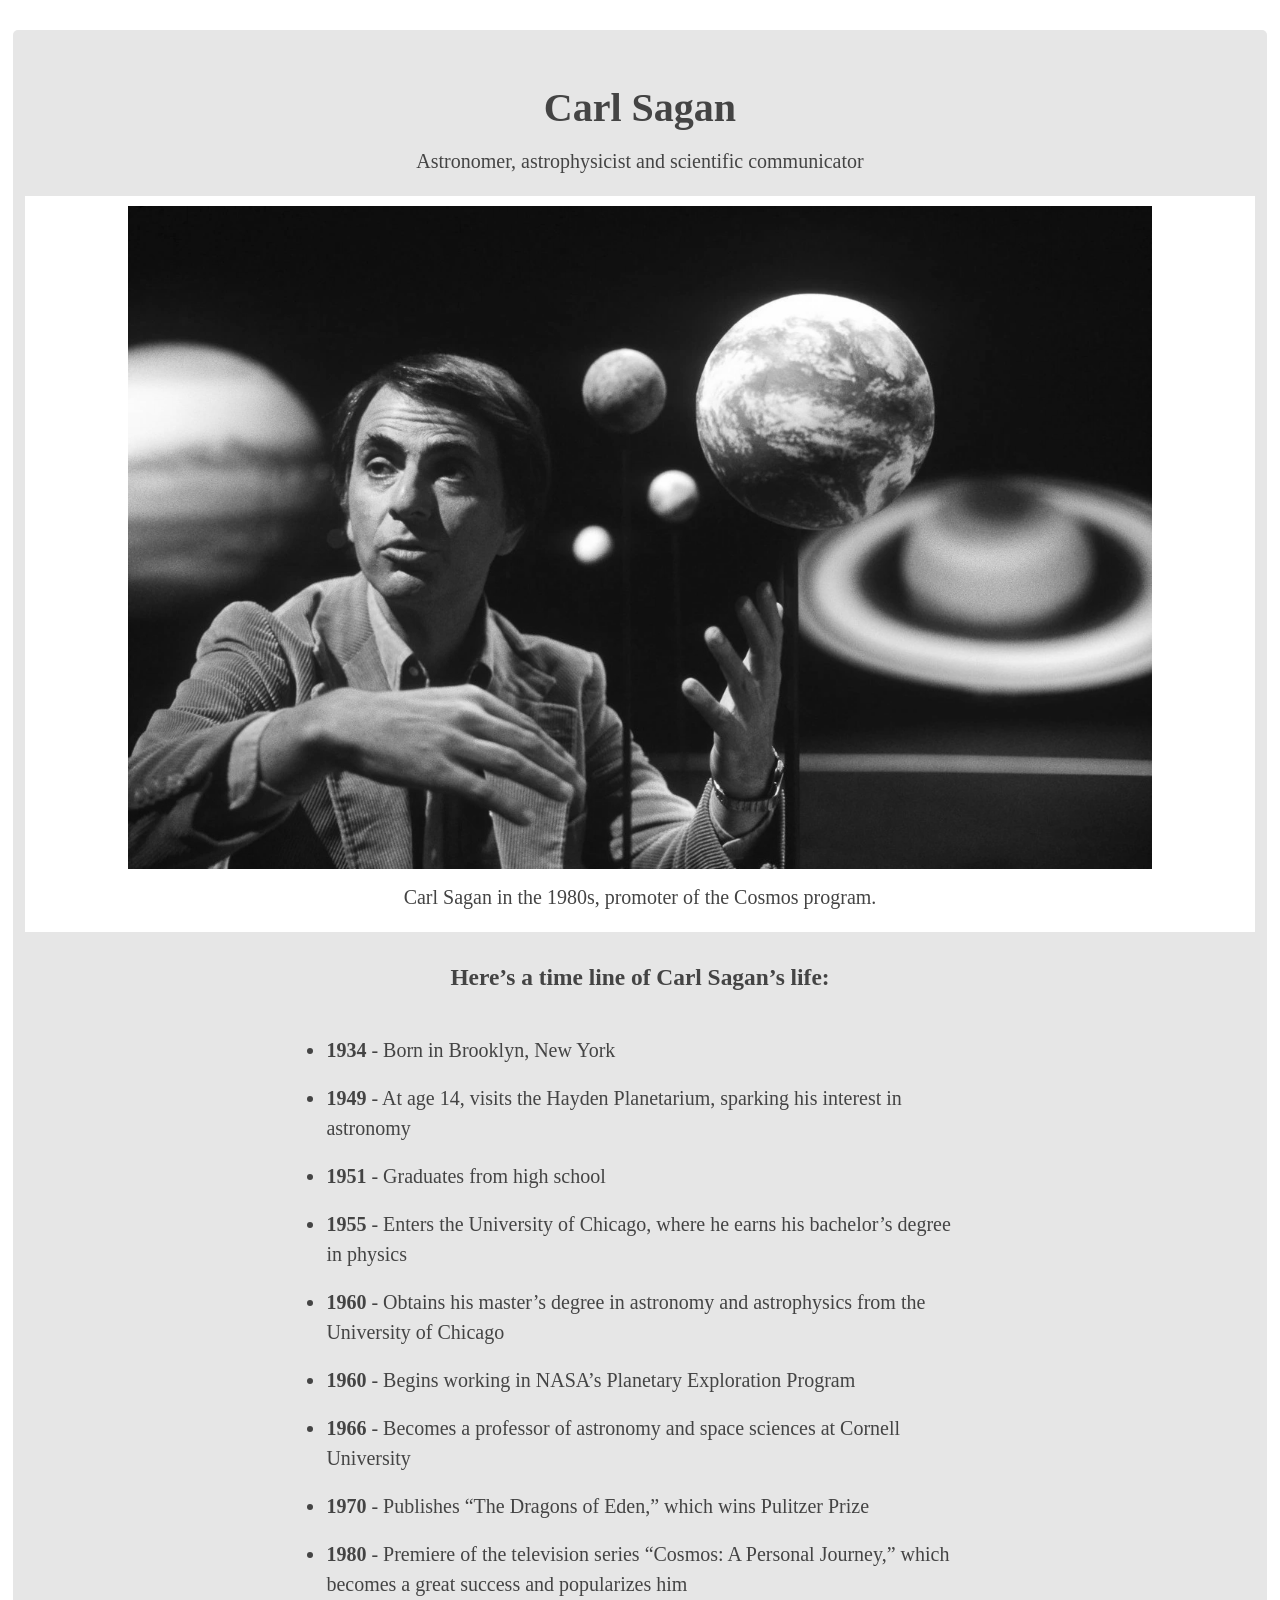
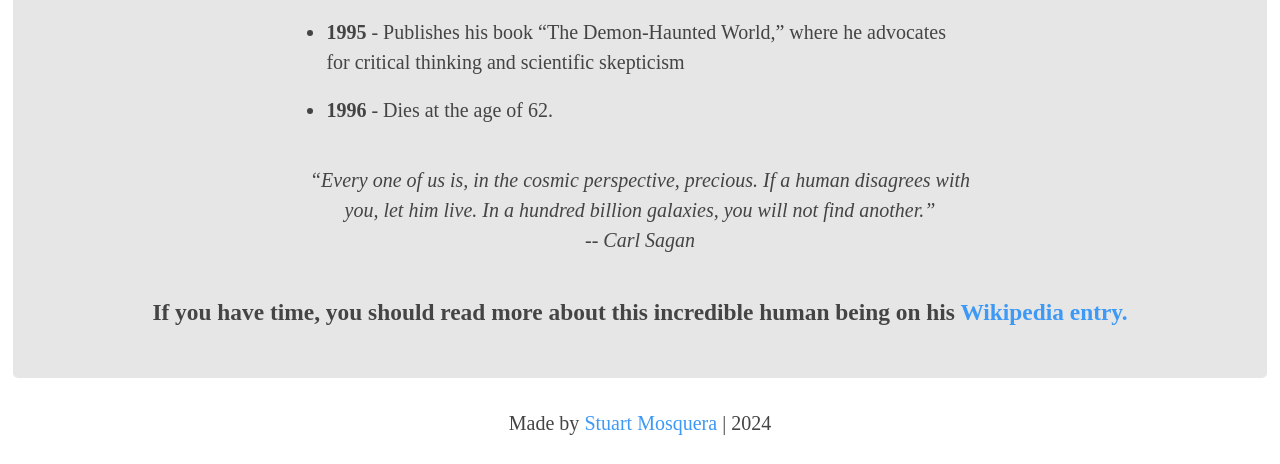
<file: Responsive Web Design/Tribute Page/index.html>
<!DOCTYPE html>
<html lang="en">
<head>
  <meta charset="UTF-8">
  <meta name="viewport" content="width=device-width, initial-scale=1.0">
  <title>Tribute Page</title>
  <link rel="stylesheet" href="./styles.css">
</head>
<body>
  <!-- Main -->
  <main id="main">
    <h1 id="title">Carl Sagan</h1>
    <p class="description">Astronomer, astrophysicist and scientific communicator</p>
    <figure id="img-div">
      <img id="image" src="./Images/carl-sagan-efemeride.webp" alt="Carl Sagan">
      <figcaption id="img-caption">Carl Sagan in the 1980s, promoter of the Cosmos program.</figcaption>
    </figure>
    <section id="tribute-info">
      <h3 class="headline">Here’s a time line of Carl Sagan’s life:</h3>
      <ul>
        <li><strong>1934</strong> - Born in Brooklyn, New York</li>
        <li><strong>1949</strong> - At age 14, visits the Hayden Planetarium, sparking his interest in astronomy</li>
        <li><strong>1951</strong> - Graduates from high school</li>
        <li><strong>1955</strong> - Enters the University of Chicago, where he earns his bachelor’s degree in physics</li>
        <li><strong>1960</strong> - Obtains his master’s degree in astronomy and astrophysics from the University of Chicago</li>
        <li><strong>1960</strong> - Begins working in <abbr title="National Aeronautics and Space Administration">NASA</abbr>’s Planetary Exploration Program</li>
        <li><strong>1966</strong> - Becomes a professor of astronomy and space sciences at Cornell University</li>
        <li><strong>1970</strong> - Publishes “The Dragons of Eden,” which wins Pulitzer Prize</li>
        <li><strong>1980</strong> - Premiere of the television series “Cosmos: A Personal Journey,” which becomes a great success and popularizes him</li>
        <li><strong>1995</strong> - Publishes his book “The Demon-Haunted World,” where he advocates for critical thinking and scientific skepticism</li>
        <li><strong>1996</strong> - Dies at the age of 62.</li>
      </ul>
      <blockquote class="quote" cite="https://www.goodreads.com/author/quotes/10538.Carl_Sagan">
        <p>“Every one of us is, in the cosmic perspective, precious. If a human disagrees with you, let him live. In a hundred billion galaxies, you will not find another.”</p>
        <cite>-- Carl Sagan</cite> 
      </blockquote>
      <h3>If you have time, you should read more about this incredible human being on his <a id="tribute-link" href="https://en.wikipedia.org/wiki/Carl_Sagan" target="_blank">Wikipedia entry.</a></h3>
    </section>
  </main>
  <!-- Footer -->
  <footer>
    <p>Made by <a class="creator" href="https://github.com/StuartMosquera" target="_blank">Stuart Mosquera</a> | 2024</p>
  </footer>
</body>
</html>
<!-- Made by Stuart Mosquera -->
</file>
<file: Responsive Web Design/Personal Portfolio Webpage/styles.css>
/* Basic Reset */
* {
  box-sizing: border-box;
  margin: 0;
  padding: 0;
  scroll-behavior: smooth;
}

/* Global Variables */
:root {
  --background-footer: #384454;
  --background-header: linear-gradient(to right, #4d4d4d, #2c2c2c, #1e1e1e);
  --background-navbar: linear-gradient(to right, #bd2035, #7e1d2a);
  --background-projects: #3a5083;
  --foreground-color: #ffffff;
}

/* Global Styles */
body {
  color: var(--foreground-color);
  font-family: 'Poppins', sans-serif;
  font-size: 20px;
  font-weight: 400;
  height: 100vh;
  line-height: 1.5;
  width: 100%;
}

/* Header */
#welcome-section {
  align-items: center;
  background: var(--background-header);
  display: flex;
  flex-flow: column nowrap;
  font-size: 1.50em;
  height: 100vh;
  justify-content: center;
  padding: 0 1rem;
  text-align: center;
  width: 100%;
}

#welcome-section > h2 {
  color: #bd2035; 
  font-size: 1.10em;
  font-style: italic;
  font-weight: 200;
}

/* Nav */ 
#navbar {
  align-items: center;
  background: var(--background-navbar);
  border-bottom: 2px solid #000000;
  display: flex;
  height: 75px;
  justify-content: end;
  position: fixed;
  top: 0;
  width: 100%;
  z-index: 10;
}

#navbar > ul {
  column-gap: 20px;
  display: inherit;
  list-style-type: none;
  margin-right: 2rem;
}

#navbar > ul li:hover {
  background-color: #3a5083;
}

.nav-link {
  color: inherit;
  display: block;
  padding: 1.35rem 1rem;
  text-decoration: none;
}

.nav-link:hover {
  cursor: pointer;
}

/* Main */
#projects {
  background-color: var(--background-projects);
  text-align: center;
  width: 100%;
}

#projects > h2 {
  border-bottom: 2px solid #ffffff;
  display: inline-block;
  font-size: 1.5em;
  margin: 2.5rem 0 2rem;
  padding: 0 1rem;
}

.project-tile {
  align-items: center;
  display: grid;
  gap: 35px;
  grid-template-columns: repeat(auto-fit, minmax(320px, 1fr));
  justify-content: center;
  padding: 20px;
  width: 100%;
}

.project {
  align-items: center;
  background-color: #384454;
  border-radius: 5px;
  box-shadow: 1px 1px 1px #1e1e1e;
  display: flex;
  flex-flow: column nowrap;
  overflow: hidden;
  row-gap: 20px;
  text-decoration: none;
}

.project > img {
  height: auto;
  max-width: 100%;
  object-fit: cover;
  transform: scale(1.1);
  transition: transform 0.5s ease;
}

.project:hover img {
  transform: scale(1);
}

.project > figcaption {
  color: var(--foreground-color);
  font-size: 0.80em;
  padding: 0 10px 15px;
  transition: transform 0.5s ease;
}

.project:hover figcaption {
  transform: translateY(-5px);
} 

.project:hover .hidden-code {
  opacity: 1;
  visibility: visible;
}

.hidden-code {
  color: #ff8c00;
  opacity: 0;
  transition: opacity 0.2s ease-in, visibility 0.2s ease-in;
  visibility: hidden;
}

.btn {
  align-items: center;
  background-color: #384454;
  border: none;
  border-radius: 2.5px;
  color: var(--foreground-color);
  display: inline-flex;
  font-family: inherit;
  font-size: inherit;
  font-weight: inherit;
  justify-content: center;
  margin: 2.5rem auto 3rem;
  padding: 10px 15px;
  transition: background-color 0.2s ease-in;
}

.btn:hover {
  background-color: #7e1d2a;
  cursor: pointer;
}

.btn:hover .hidden-arrow {
  transform: translateX(5px);
}

.hidden-arrow {
  display: inline-block;
  font-weight: bold;
  margin-left: 5px;
  transition: transform 0.4s ease-out;
}

#contact {
  align-items: center;
  background-color: var(--background-footer);
  display: flex;
  flex-flow: column nowrap;
  height: 500px;
  justify-content: center;
  padding: 0 1rem;
  row-gap: 50px;
  text-align: center;
  width: 100%;
}

.description > h2 {
  font-size: 2.8em;
}

.description > p {
  font-style: italic;
  font-weight: 200;
}

.social-media {
  display: inherit;
  flex-flow: row wrap;
  gap: 30px 50px;
  justify-content: center;
  text-align: initial;
}

.logo {
  align-items: center;
  color: inherit;
  display: inherit;
  text-decoration: none;
  transition: transform 0.4s ease-out;
}

.logo:hover {
  cursor: pointer;
  transform: translateY(1rem);
}

.logo img {
  filter: drop-shadow(2px 2px 2px #1e1e1e);
  height: auto;
  margin-right: 0.40rem;
  width: 25px;
}

.logo p {
  font-size: 1.20em;
  text-shadow: 2px 2px 2px #1e1e1e;
}

/* Footer */
footer {
  align-items: center;
  background: var(--background-footer);
  border-top: 4px solid #bd2035;
  display: flex;
  height: 100px;
  justify-content: center;
}

/* Responsive Design */
/* Smartphone */
@media only screen and (max-width: 600px) {
  body {
    font-size: 18px;
    height: 100dvh;
  }

  #navbar {
    justify-content: center;
  }

  #navbar > ul {
    margin-right: 0;
  }

  .nav-link {
    padding: 1.45rem 1rem;
  }

  #projects > h2 {
    font-size: 1.15em;
  }
}

/* Made by Stuart Mosquera */
</file>
<file: Responsive Web Design/Product Landing Page /styles.css>
/* Basic Reset */
* {
  box-sizing: border-box;
  margin: 0;
  padding: 0;
  scroll-behavior: smooth;
}

/* Global Variables */
:root {
  --background-color: #f6f5ee;
  --button-color: #ffff00;
  --button-hover-color: #ff8c00;
  --foreground-color: #000000;
  --middle-ground-color: #d3d3d3;
}

/* Global Styles */
body {
  background-color: var(--background-color);
  color: var(--foreground-color);
  font-family: Helvetica, sans-serif;
  font-size: 18px;
  font-weight: 400;
  height: 100vh;
  line-height: 1.5;
  width: 100%;
}

/* Header */
header {
  align-items: center;
  background-color: var(--background-color);
  display: flex;
  flex-flow: row nowrap;
  height: 75px;
  justify-content: space-between;
  position: fixed;
  top: 0;
  width: 100%;
  z-index: 10;
}

#header-img {
  height: 65px;
  margin-left: 2rem;
  width: auto;
}

#nav-bar > ul {
  column-gap: 2rem;
  display: flex;
  flex-direction: row;
  list-style-type: none;
  margin-right: 3rem;
}

.nav-link {
  color: inherit;
  cursor: pointer;
  text-decoration: none;
}

.nav-link:hover {
  color: var(--button-hover-color);
}

/* Main */ 
main {
  margin: 100px auto 0;
  width: 80%;
}

fieldset {
  border: none;
  text-align: center;
  width: 100%;
}

legend {
  font-size: 1.5rem;
  font-weight: bold;
  margin: 0 auto;
}

.form-control {
  border: 1px solid;
  border-radius: 3px;
  color: inherit;
  font-family: inherit;
  font-size: 0.90em;
  font-weight: inherit;
  margin-top: 20px;
  outline: 0;
  padding: 5px 10px;
  transition: border-color 0.2s ease-in;
  width: 300px;
}

.form-control:focus {
  border-color: var(--button-hover-color);
}

#submit {
  background-color: var(--button-color);
  border: none;
  border-radius: 3px;
  color: inherit;
  display: block;
  font-family: inherit;
  font-size: inherit;
  font-weight: bold;
  margin: 20px auto 0;
  padding: 5px 20px;
  text-transform: uppercase;
  transition: background-color 0.2s ease-in;
}

#submit:hover {
  background-color: var(--button-hover-color);
  cursor: pointer;
}

#features {
  margin: 5rem auto;
  width: 85%;
}

.feature {
  column-gap: 30px;
  display: flex;
  flex-flow: row nowrap;
  margin-bottom: 3rem;
  text-align: left;
  word-break: break-word;
}

.feature:last-of-type {
  margin-bottom: 0;
}

.feature > img {
  height: 85px;
  width: 85px;
}

#video {
  box-shadow: 1px 1px 3px 6px #a9a9a9;
  display: block;
  height: 320px;
  margin: 0 auto 5rem;
  max-height: 85%;
  max-width: 85%;
  width: 520px;
}

#pricing {
  display: flex;
  flex-flow: row wrap;
  gap: 20px;
  justify-content: center;
}

.individual-price {
  border: 1px solid;
  border-radius: 3px;
  flex: 0 1 auto;
  min-width: 280px;
}

.individual-price > h3 {
  background-color: var(--middle-ground-color);
  margin-bottom: 1rem;
  padding: 15px 0;
  text-align: center;
}

.individual-price > h4 {
  font-size: 1.25em;
  margin-bottom: 0.5rem;
  text-align: center;
}

.individual-price > ul {
  font-size: 0.90em;
  list-style-type: none;
  text-align: center;
}

.invisible {
  visibility: hidden;
}

.btn {
  background-color: var(--button-color);
  border: none;
  border-radius: 2.5px;
  display: block;
  color: inherit;
  font-family: inherit;
  font-size: inherit;
  font-weight: inherit;
  margin: 15px auto;
  padding: 10px 15px;
  text-transform: uppercase;
  transition: background-color 0.2s ease-in;
}

.btn:hover {
  background-color: var(--button-hover-color);
  cursor: pointer;
}

/* Footer */
footer {
  align-items: end;
  background-color: var(--middle-ground-color);
  display: flex;
  flex-flow: column nowrap;
  font-size: 0.90em;
  height: 100px;
  justify-content: center;
  margin: 5rem auto 0;
  padding-right: 1.5rem;
  row-gap: 5px;
  width: 75%;
}

footer > ul {
  column-gap: 1rem;
  display: inherit;
  flex-direction: row;
  list-style-type: none;
}


footer p:nth-of-type(1) {
  opacity: 0.5;
}

.creator {
  color: hsl(210, 90%, 60%);
  text-decoration: none;
}

.creator:hover {
  color: inherit;
  cursor: pointer;
  text-decoration: underline;
}

.creator:visited {
  color: hsl(210, 80%, 30%);
}

/* Responsive Design */
/* Tablets */
@media only screen and (min-width: 600px) and (max-width: 1024px) {
  #features {
    width: 90%;
  }

  .feature {
    align-items: center;
    column-gap: 0;
    flex-direction: column;
    row-gap: 10px;
    text-align: center;
  }
}

/* Smartphones */
@media only screen and (max-width: 600px) {
  body {
    font-size: 16px;
    height: 100dvh;
  }
  
  header {
    flex-direction: column;
    height: 100px;
    justify-content: center;
  }

  #nav-bar > ul {
    margin-right: 0;
  }

  main {
    margin-top: 135px;
    width: 96%;
  }

  #features {
    width: 95%;
  }

  .feature {
    align-items: center;
    column-gap: 0;
    flex-direction: column;
    row-gap: 10px;
    text-align: center;
  }

  footer {
    align-items: center;
    padding-right: 0;
  }
}
/* Made by Stuart Mosquera */
</file>
<file: Responsive Web Design/Survey Form/styles.css>
/* Basic Reset */
* {
  box-sizing: border-box;
  margin: 0;
  padding: 0;
}

/* Global Styles */
body {
  background-attachment: fixed;
  background-image: linear-gradient(115deg, rgba(60, 60, 160, 0.8), rgba(140, 140, 210, 0.6)), url("./Images/people-centered-feat.webp");
  background-position: center;
  background-repeat: no-repeat;
  background-size: cover; 
  color: #ffffff;
  font-family: Tahoma, sans-serif;
  font-size: 18px;
  font-weight: 400;
  height: 100vh;
  line-height: 1.5;
  width: 100%;
}

/* Header */
header {
  margin-top: 2rem;
  padding: 0 1rem;
  text-align: center;
  word-break: break-word;
}

header > h2 {
  margin-bottom: 1rem;
}

#description {
  font-style: italic;
  font-weight: lighter;
  text-shadow: 1px 1px 1px #a9a9a9;
}

/* Main */
#survey-form {
  background-color: rgba(30, 30, 50, 0.8);
  border-radius: 5px;
  margin: 2rem auto;
  max-width: 720px;
  padding: 20px;
  transition: width 0.5s linear;
  width: 55%; 
}

fieldset {
  border: none; 
  margin: 12px auto;
  width: 95%;
}

label {
  display: block;
  margin: 0.5rem 0;
}

.form-control {
  border: 1px solid #ffffff;
  border-radius: 5px;
  color: #495057;
  font-family: inherit;
  font-size: 0.90em;
  font-weight: inherit;
  margin: 0.10rem 0 1rem;
  outline: 0;
  padding: 0.6rem; 
  width: 100%;
}

.border {
  background-clip: padding-box; 
  transition: border-color 0.2s ease-in, box-shadow 0.2s ease-in;
} 

.border:focus {
  border-color: #0000ff;
  box-shadow: 0 0 0 0.2rem rgba(0, 125, 255, 0.25);
}

.clue {
  font-size: 0.90em;
  font-weight: lighter;
}

.input-radio, .input-checkbox {
  margin-right: 0.50rem;
  min-height: 15px;
  min-width: 15px;
  vertical-align: baseline;
}

.textarea {
  font-family: inherit;
  font-size: 0.90em;
  font-weight: inherit; 
  min-height: 120px;
  padding: 0.5rem;
  resize: vertical;
  width: 100%;
}

#submit {
  border: none;
  background-color: #008000;
  border-radius: 5px;
  color: inherit;
  display: block;
  font-family: inherit;
  font-size: inherit;
  font-weight: inherit;
  margin: 0 auto 12px;
  padding: 1rem 0;
  transition: box-shadow 0.4s ease-in-out;
  width: 95%;
}

#submit:hover {
  box-shadow: 0 0 2px rgba(40, 170, 70, 0.8), 0 0 40px rgba(40, 170, 70, 0.4); 
  cursor: pointer;
}

/* Footer */
footer {
  height: 3.5rem; 
  text-align: center;
}

.creator {
  color: hsl(210, 90%, 60%);
  text-decoration: none;
}

.creator:hover {
  color: inherit;
  cursor: pointer;
  text-decoration: underline;
}

.creator:visited {
  color: hsl(210, 80%, 30%);
}

/* Responsive Design */
/* Tablets */
@media only screen and (min-width: 601px) and (max-width: 1024px) {
  #survey-form {
    width: 75%
  }
} 

/* Smartphones */
@media only screen and (max-width: 600px) {
  body {
    font-size: 16px;
    height: 100dvh;
  }

  #survey-form {
    border-radius: 0;
    width: 100%;
  }
} 
/* Made by Stuart Mosquera */
</file>
<file: Responsive Web Design/Technical Documentation Page/styles.css>
/* Basic Reset */
* {
  box-sizing: border-box;
  margin: 0;
  padding: 0;
}

/* Global Styles */
body {
  background-color: #f5f5f5;
  color: #404040;
  font-family: 'Courier New', monospace;
  font-size: 18px;
  font-weight: 400; 
  height: 100vh; 
  line-height: 1.5;
  width: 100%;
}

/* Nav */
#navbar {
  border-right: 3px solid #808080;
  display: flex;
  flex-flow: column nowrap;
  height: 100vh;
  left: 0;
  position: fixed;
  top: 0;
  width: 300px;
  z-index: 10;
}

#navbar > header {
  border-bottom: 1.5px solid;
  font-size: 15px;
  padding: 1rem 0;
  text-align: center;
}

.nav-ul {
  list-style-type: none;
  overflow-wrap: break-word;
  overflow-y: auto;
}

.nav-ul > li {
  border-bottom: 1.5px solid;
  padding-bottom: 0.5rem;
  padding-left: 2rem;
  padding-top: 0.5rem;
}

.nav-ul > li:last-of-type {
  border-bottom: none;
}

.nav-ul > li:hover {
  background-color: #404040;
  color: #f5f5f5;
}

.nav-link {
  color: inherit;
  cursor: pointer;
  text-decoration: none;
}

/* Main */
#main-doc {
  left: 320px;
  padding: 0 15px;
  position: absolute;
  width: calc(100% - 320px);
}

.main-section > header {
  color: rgba(0, 50, 200, 0.8);
  margin: 1.5rem 0 1rem;
}

.main-section p {
  font-weight: lighter;
  margin-bottom: 1rem;
  text-align: left;
}

article > ul {
  margin-left: 50px;
  margin-top: 1rem;
  text-align: left;
  word-break: break-word;
}

article > ul li {
  padding-bottom: 1.5rem;
}

h3 {
  margin: 1rem 0 0.5rem;
}

pre {
  background-color: rgba(120, 120, 120, 0.2);
  border-radius: 5px;
  display: block;
  font-size: 0.90em;
  font-weight: inherit;
  margin-bottom: 1rem;
  overflow-x: auto;
  padding: 25px 20px;
  text-align: left;
  white-space: pre;
  width: 98%;
}

code {
  font-family: 'Courier New', monospace;
}

.last-li {
  padding-bottom: 0;
}

.reference {
  color: hsl(20, 90%, 60%);
  text-decoration: none;
}

.reference:hover {
  color: inherit;
  cursor: pointer;
  text-decoration: underline;
}

.reference:visited {
  color: hsl(20, 80%, 30%);
}
 
footer {
  height: 3rem;
  margin-top: 1.5rem;
  text-align: center; 
}

.creator {
  color: hsl(210, 90%, 60%);
  text-decoration: none;
}

.creator:hover {
  color: inherit;
  cursor: pointer;
  text-decoration: underline;
}

.creator:visited {
  color: hsl(210, 80%, 30%);
}

/* Responsive Design */ 
/* Tablets */
@media only screen and (min-width: 601px) and (max-width: 1024px) {
  #navbar {
    border-right: 0;
    height: 200px;
    position: static;
    width: 100%;
    z-index: initial; 
  }

  #navbar > header {
    border-bottom: none;
  }

  .nav-ul li {
    text-align: center;
    padding-left: 0;
  }

  #main-doc {
    left: 0;
    margin: 0 auto;
    position: static;
    width: 98%;
  }

  pre {
    height: auto;
    width: 100%;
  }
}

/* Smartphones */
@media only screen and (max-width: 600px) {
  body {
    font-size: 16px;
    height: 100dvh;
  }
  
  #navbar {
    border-right: 0;
    height: 200px;
    position: static;
    width: 100%;
    z-index: initial; 
  }

  #navbar > header {
    border-bottom: none;
  }

  .nav-ul li {
    text-align: center;
    padding-left: 0;
  }

  #main-doc {
    left: 0;
    margin: 0 auto;
    position: static;
    width: 98%;
  }

  article > ul {
    margin: 0 auto;
    padding-left: 0;
    width: 80%;
  }

  pre {
    height: 300px;
    overflow-y: auto;
    width: 100%;
  }
}
/* Made by Stuart Mosquera */
</file>
<file: Responsive Web Design/Tribute Page/styles.css>
/* Basic Reset */
* {
  box-sizing: border-box;
  margin: 0;
  padding: 0;
}

/* Global Styles */ 
body {
  background-color: #ffffff;
  color: #444444;
  font-family: 'Times New Roman', serif;
  font-size: 20px;
  font-weight: 400;
  height: 100vh;
  line-height: 1.5;
  text-align: center;
  width: 100%; 
}

/* Main */
main {
  background-color: #d3d3d390;
  border-radius: 5px;
  margin: 30px auto;
  width: 98%;
}

h1 {
  margin-bottom: 0.5rem;
  padding-top: 3rem; 
}

#img-div {
  background-color: #ffffff;
  margin: 1.25rem auto;
  padding: 10px 10px 20px;  
  width: 98%;
}

#image {
  display: block;
  filter: grayscale(100%);
  height: auto;
  margin: 0 auto 0.8rem;
  max-width: 100%;
  width: 1024px;
}

#tribute-info {
  word-break: break-word;
}

.headline {
  margin: 1.75rem 0 2.5rem;
}

ul {
  margin: 0 auto 2.5rem;
  width: 50%;
  text-align: left;
}

li {
  margin-bottom: 18px;
}

li:last-of-type {
  padding-bottom: 0;
}

abbr {
  text-decoration: none;
}

.quote {
  font-style: italic;
  margin: 0 auto 2.5rem;
  text-align: center;
  width: 55%;
}

h3:last-of-type {
  padding: 0 1rem 3rem;
}

#tribute-link {
  color: hsl(210, 90%, 60%);
  text-decoration: none;
}

#tribute-link:hover {
  color: inherit;
  cursor: pointer;
  text-decoration: underline;
}

#tribute-link:visited {
  color: hsl(210, 80%, 30%);
}

/* Footer */
footer {
  height: 3.5rem;
}

.creator {
  color: hsl(210, 90%, 60%);
  text-decoration: none;
}

.creator:hover {
  color: inherit;
  cursor: pointer;
  text-decoration: underline;
}

.creator:visited {
  color: hsl(210, 80%, 30%);
}

/* Responsive Design */
/* Smartphones */
@media only screen and (max-width: 600px) {
  body {
    font-size: 18px;
    height: 100dvh;
  }
  
  #img-div {
    padding: 5px 5px 20px;
  }
  
  ul, .quote {
    width: 75%;
  }
}
/* Made by Stuart Mosquera */
</file>
